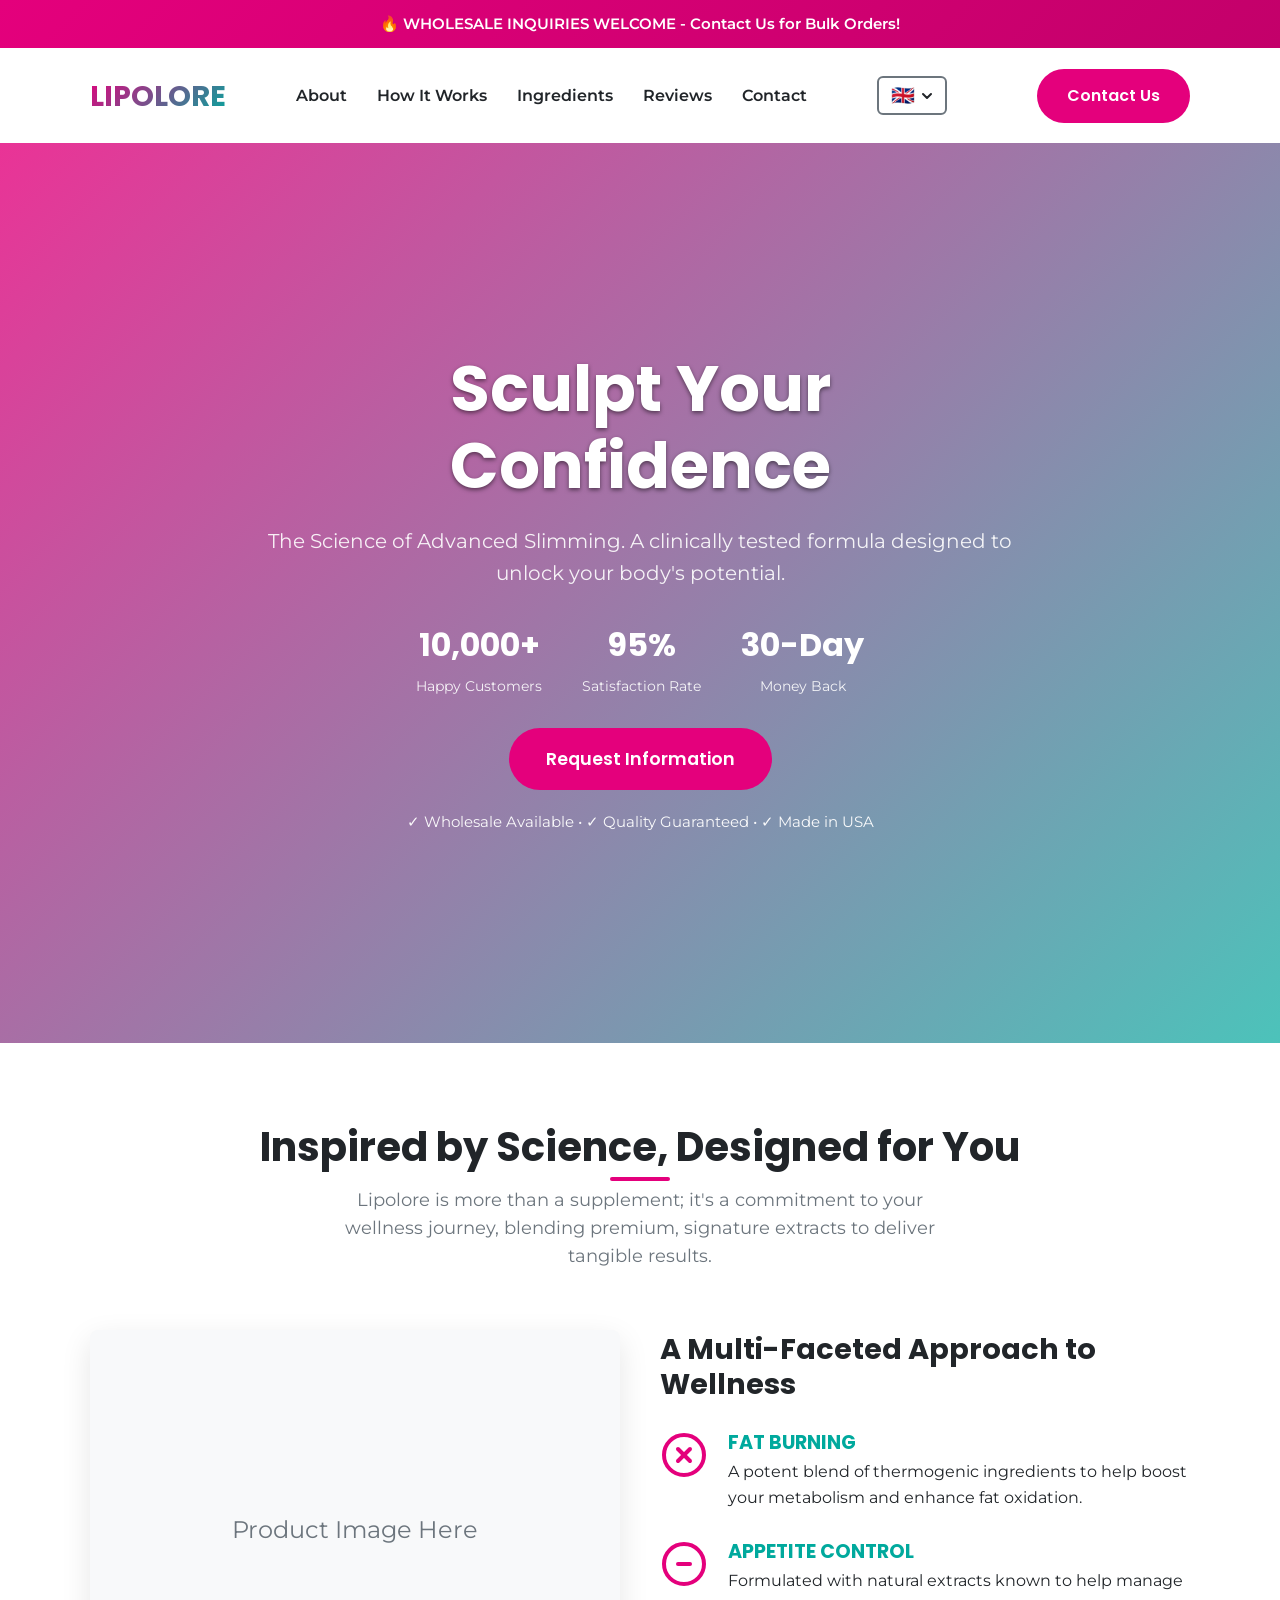
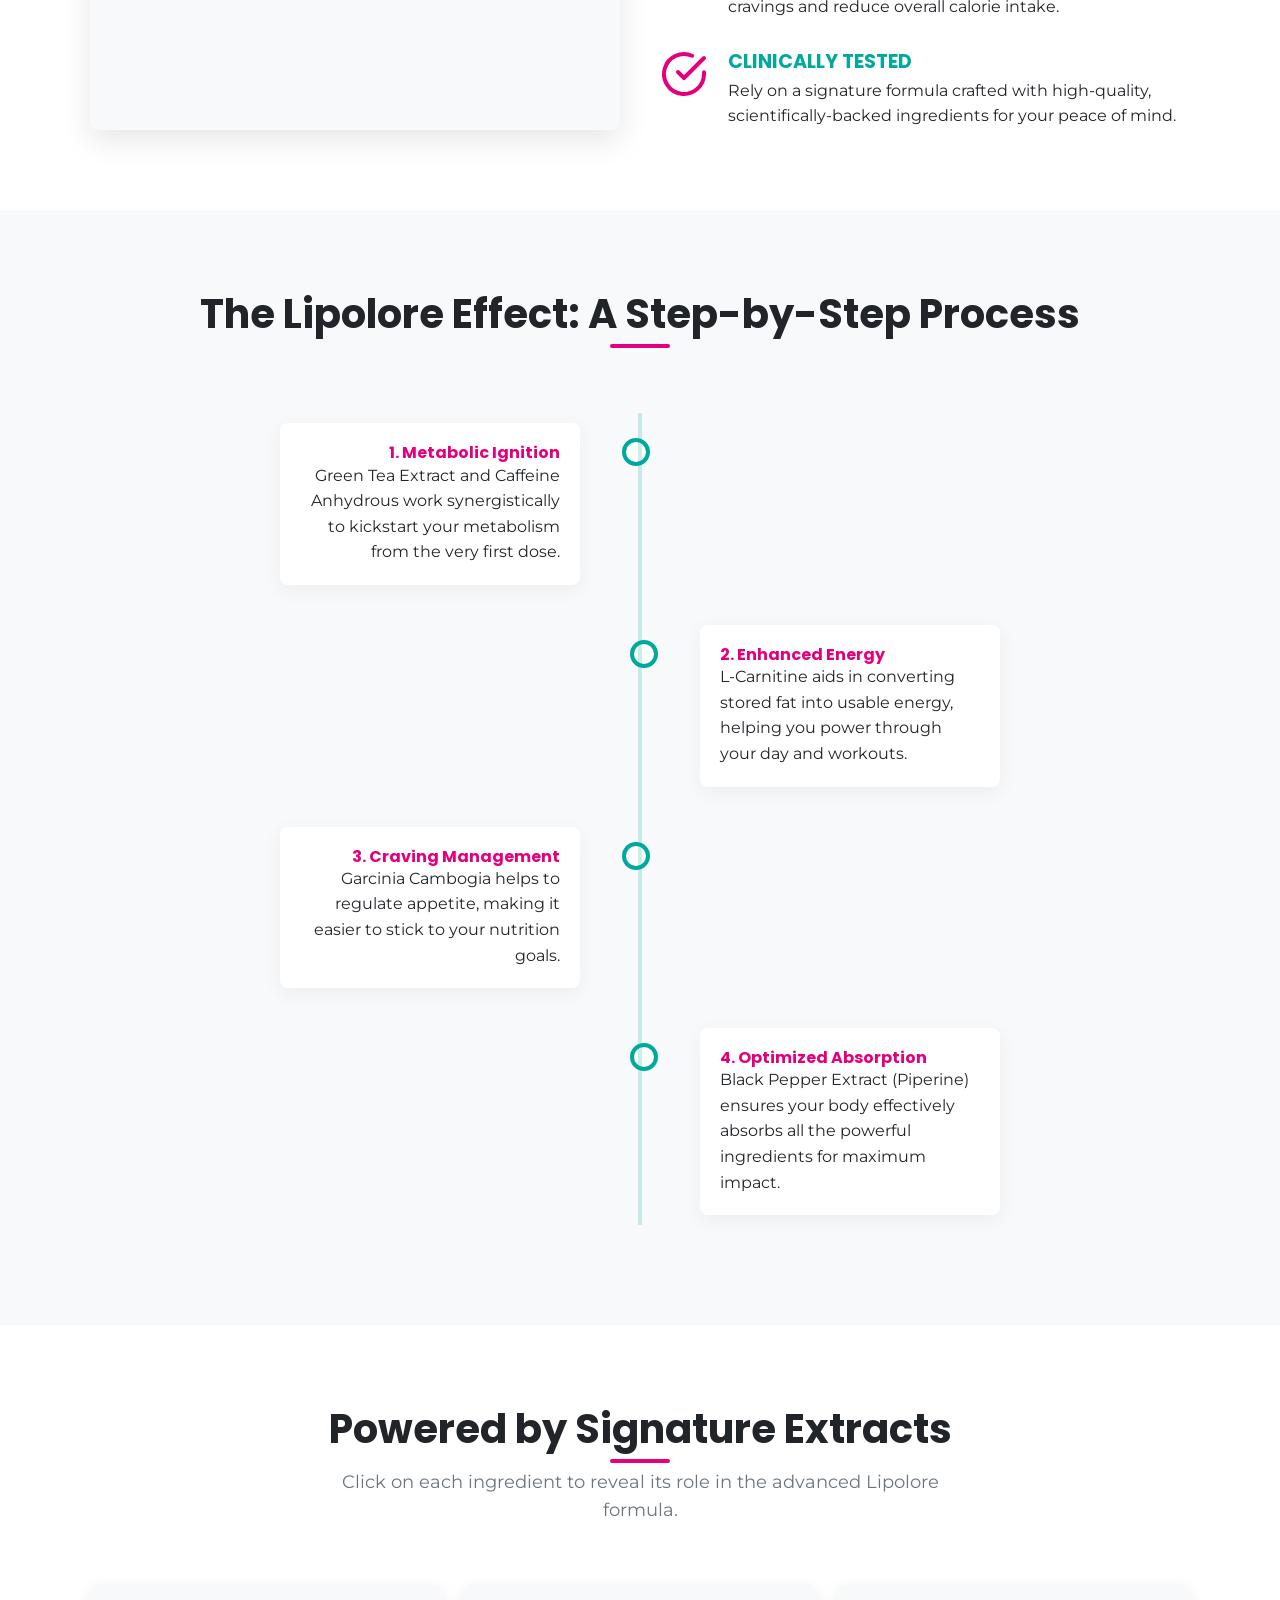
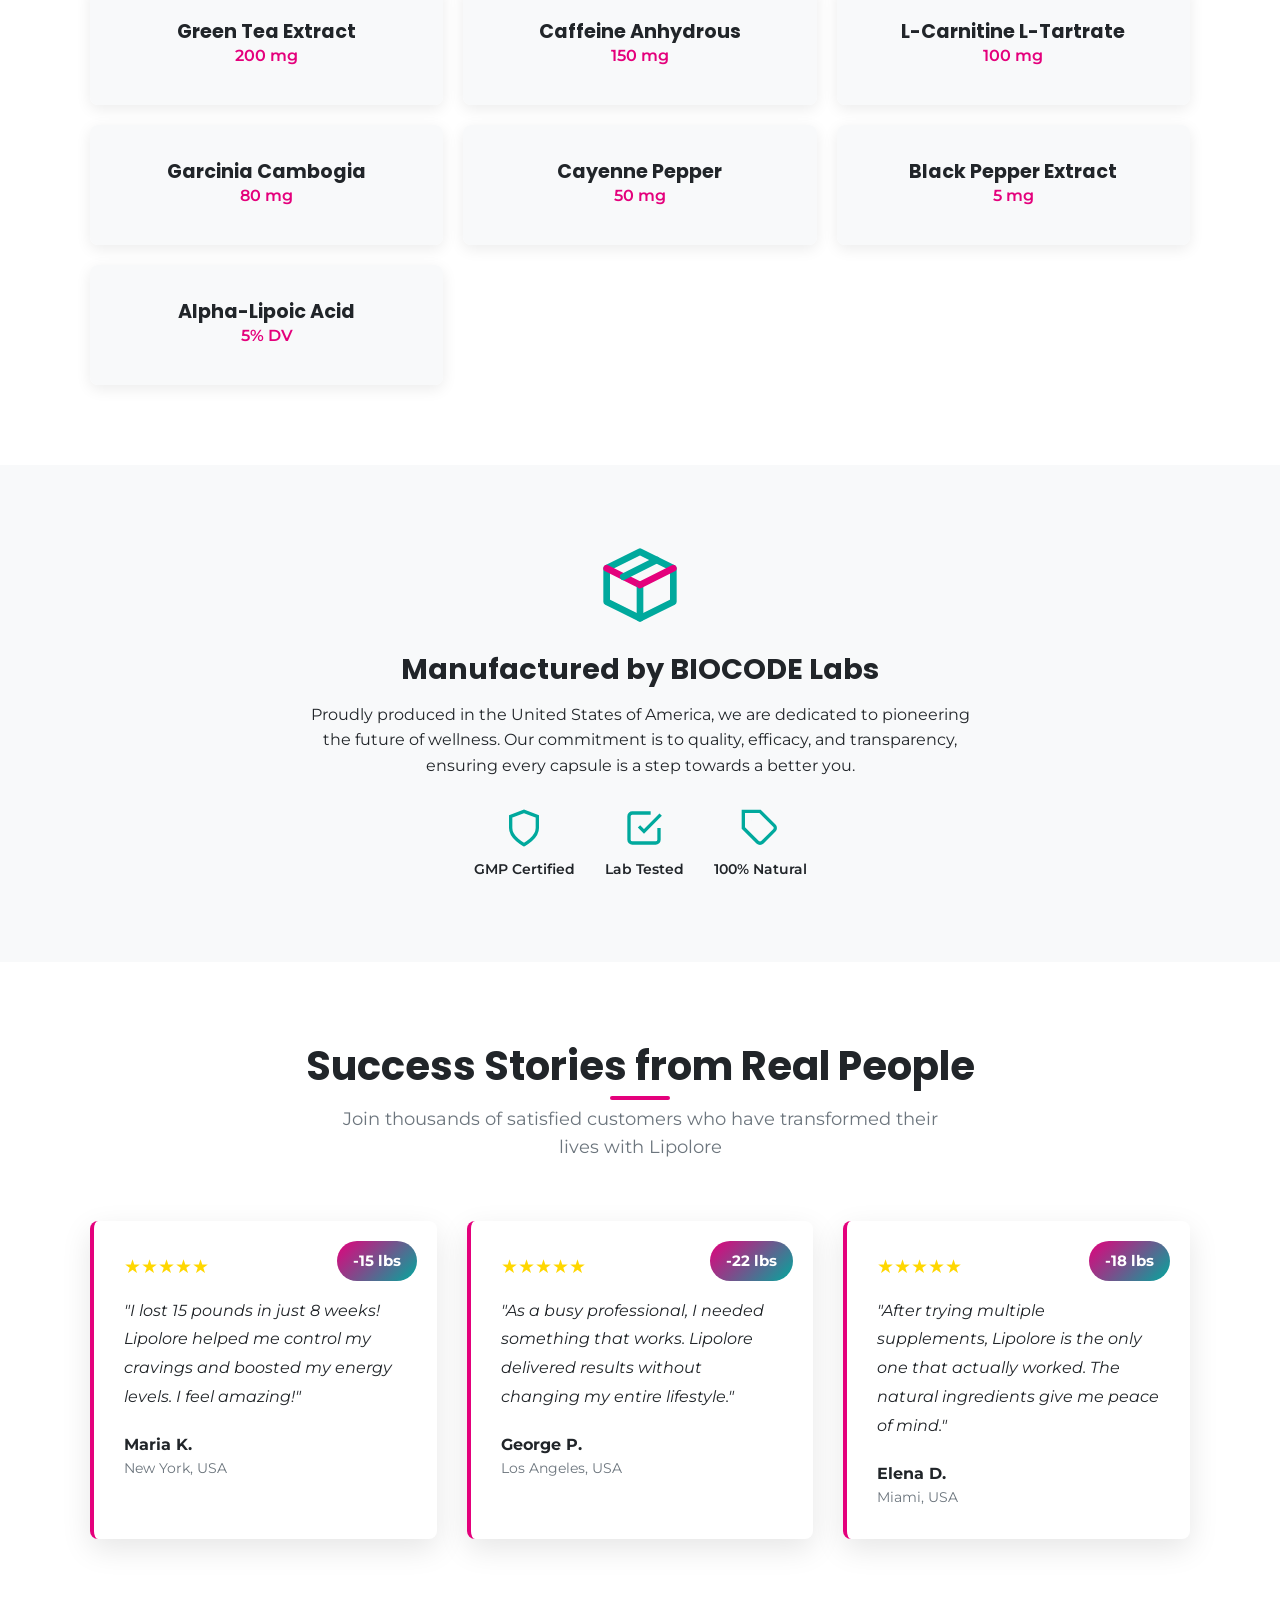
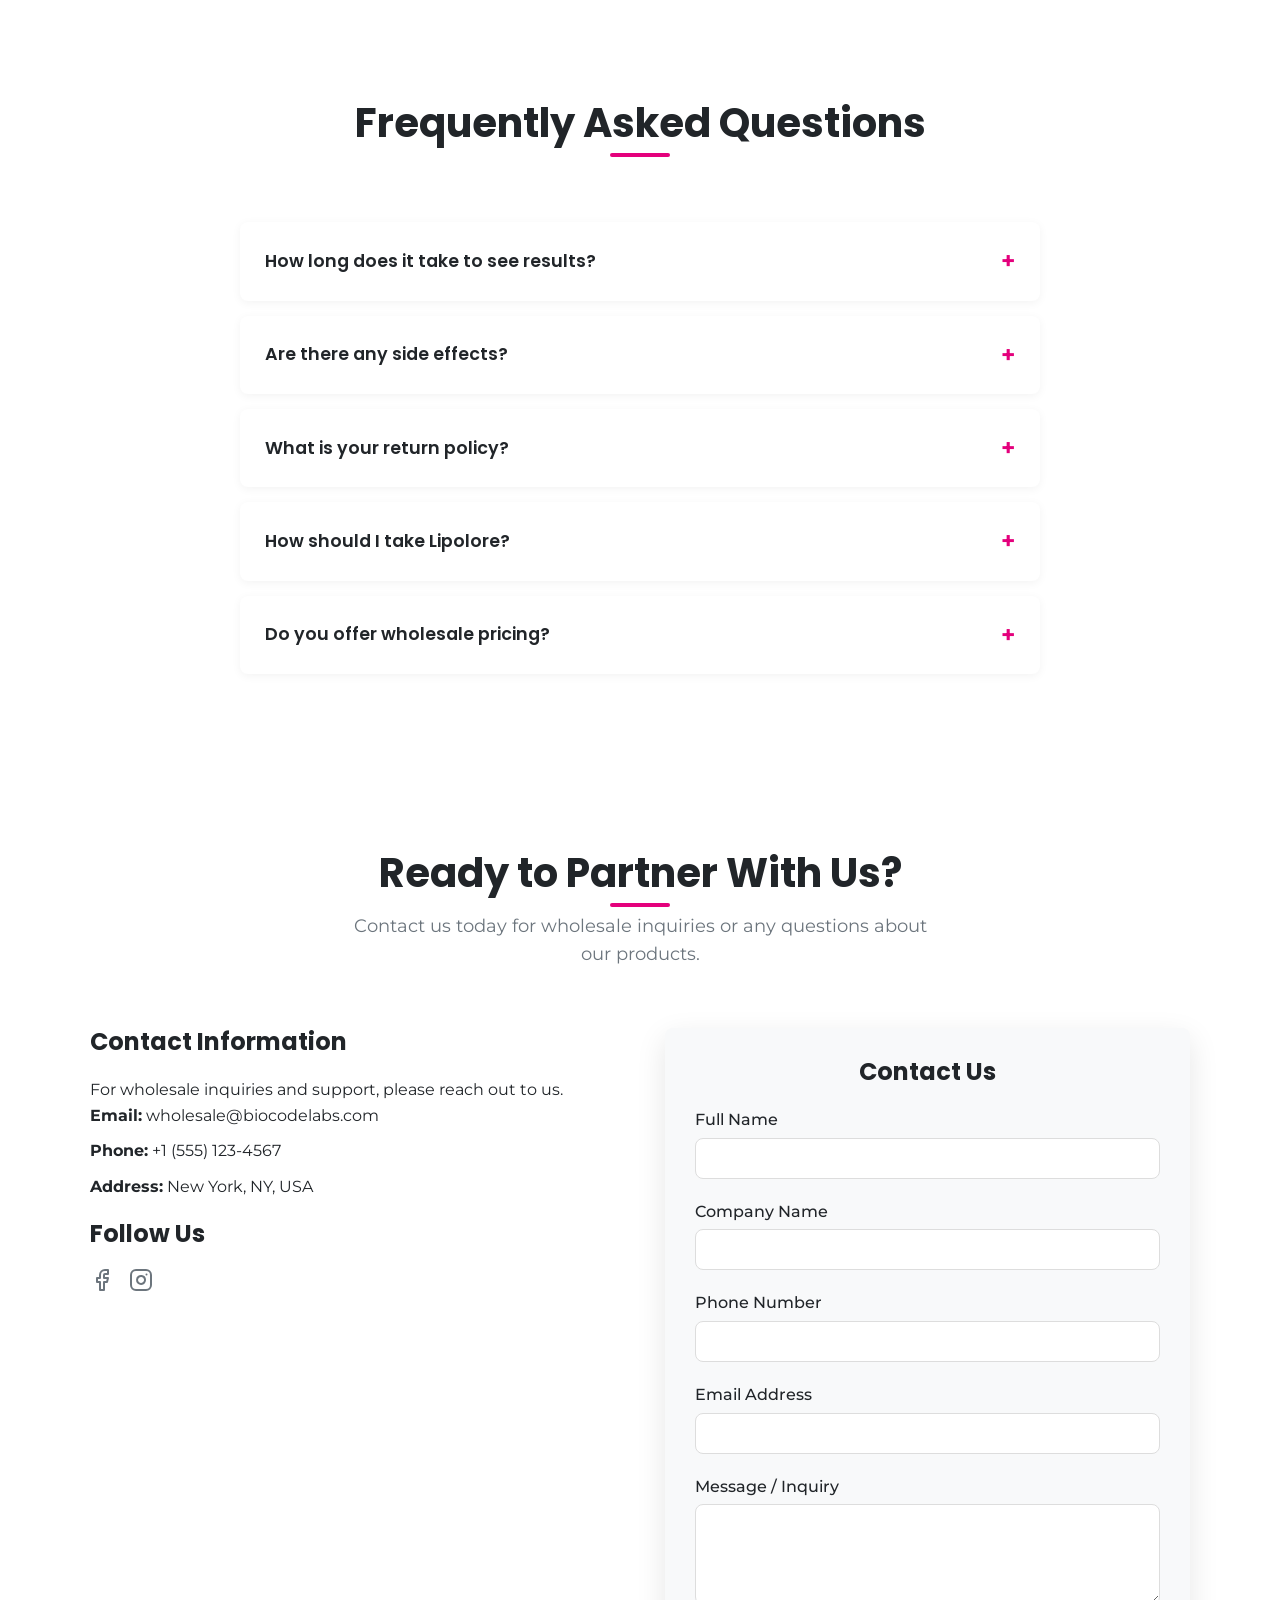
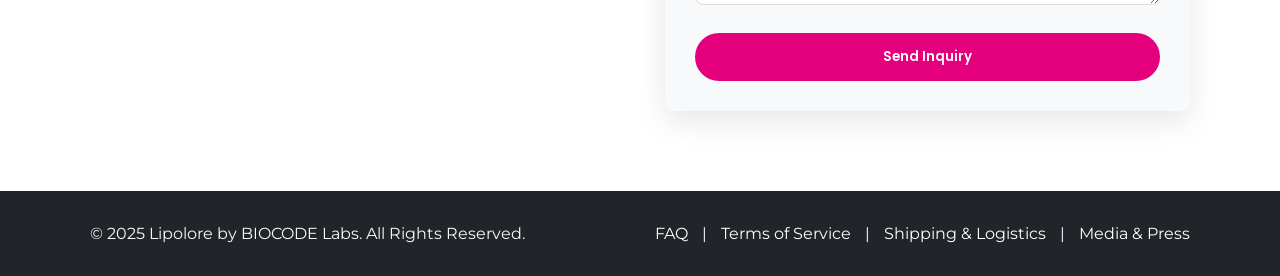
<file: index.html>
<!DOCTYPE html>
<html lang="en">
<head>
    <!-- Meta Tags for Character Set and Responsive Design -->
    <meta charset="UTF-8">
    <meta name="viewport" content="width=device-width, initial-scale=1.0">

    <!-- SEO Meta Tags -->
    <title>Lipolore - Advanced Slimming Formula | Wholesale Inquiries</title>
    <meta name="description" content="Discover Lipolore, the clinically tested, advanced slimming formula designed for effective fat burning and appetite control. Wholesale inquiries welcome.">
    <meta name="keywords" content="lipolore, slimming, weight loss, fat burner, appetite control, biocode labs, supplement, wholesale">
    
    <!-- Google Fonts -->
    <link rel="preconnect" href="https://fonts.googleapis.com">
    <link rel="preconnect" href="https://fonts.gstatic.com" crossorigin>
    <link href="https://fonts.googleapis.com/css2?family=Poppins:wght@600;700&family=Montserrat:wght@400;500&display=swap" rel="stylesheet">

    <!-- Stylesheet -->
    <link rel="stylesheet" href="css/style.css">

    <!-- Translations -->
    <script src="translations.js"></script>

    <!-- JavaScript (Deferred for faster page load) -->
    <script src="js/main.js" defer></script>
</head>
<body>

    <!-- ============================ PROMO BANNER ============================ -->
    <div class="promo-banner">
        <p data-i18n="hero_promo">🔥 WHOLESALE INQUIRIES WELCOME - Contact Us for Bulk Orders!</p>
    </div>

    <!-- ============================ HEADER & NAVIGATION ============================ -->
    <header class="main-header">
        <div class="container">
            <a href="#hero" class="logo">LIPOLORE</a>
            <nav class="main-nav">
                <ul>
                    <li><a href="#about" data-i18n="nav_about">About</a></li>
                    <li><a href="#effects" data-i18n="nav_how_it_works">How It Works</a></li>
                    <li><a href="#ingredients" data-i18n="nav_ingredients">Ingredients</a></li>
                    <li><a href="#testimonials" data-i18n="nav_reviews">Reviews</a></li>
                    <li><a href="#order" data-i18n="nav_contact">Contact</a></li>
                </ul>
            </nav>
            <div class="language-switcher">
                <button class="lang-dropdown-btn" aria-label="Select Language" aria-haspopup="true" aria-expanded="false">
                    <span class="flag-icon">🇬🇧</span>
                    <svg class="dropdown-arrow" width="12" height="12" viewBox="0 0 12 12" fill="none" xmlns="http://www.w3.org/2000/svg">
                        <path d="M2 4L6 8L10 4" stroke="currentColor" stroke-width="2" stroke-linecap="round" stroke-linejoin="round"/>
                    </svg>
                </button>
                <div class="lang-dropdown-menu">
                    <button class="lang-option" data-lang="en" aria-label="English">
                        <span class="flag-icon">🇬🇧</span>
                        <span class="lang-name">English</span>
                    </button>
                    <button class="lang-option" data-lang="fr" aria-label="Français">
                        <span class="flag-icon">🇫🇷</span>
                        <span class="lang-name">Français</span>
                    </button>
                    <button class="lang-option" data-lang="es" aria-label="Español">
                        <span class="flag-icon">🇪🇸</span>
                        <span class="lang-name">Español</span>
                    </button>
                    <button class="lang-option" data-lang="ru" aria-label="Русский">
                        <span class="flag-icon">🇷🇺</span>
                        <span class="lang-name">Русский</span>
                    </button>
                </div>
            </div>
            <a href="#order" class="btn btn-primary nav-btn" data-i18n="nav_order_btn">Contact Us</a>
            <button class="mobile-nav-toggle" aria-label="Toggle navigation">
                <!-- SVG for Hamburger Icon -->
                <svg xmlns="http://www.w3.org/2000/svg" width="24" height="24" viewBox="0 0 24 24" fill="none" stroke="currentColor" stroke-width="2" stroke-linecap="round" stroke-linejoin="round"><line x1="3" y1="12" x2="21" y2="12"></line><line x1="3" y1="6" x2="21" y2="6"></line><line x1="3" y1="18" x2="21" y2="18"></line></svg>
            </button>
        </div>
    </header>

    <main>

        <!-- ============================ HERO SECTION ============================ -->
        <section id="hero">
            <!-- Background image will be applied via CSS -->
            <div class="container hero-content">
                <h1 class="hero-title" data-i18n="hero_title">Sculpt Your Confidence</h1>
                <p class="hero-subtitle" data-i18n="hero_subtitle">The Science of Advanced Slimming. A clinically tested formula designed to unlock your body's potential.</p>
                <div class="hero-stats">
                    <div class="stat-item">
                        <strong data-i18n="hero_stat1_value">10,000+</strong>
                        <span data-i18n="hero_stat1_label">Happy Customers</span>
                    </div>
                    <div class="stat-item">
                        <strong data-i18n="hero_stat2_value">95%</strong>
                        <span data-i18n="hero_stat2_label">Satisfaction Rate</span>
                    </div>
                    <div class="stat-item">
                        <strong data-i18n="hero_stat3_value">30-Day</strong>
                        <span data-i18n="hero_stat3_label">Money Back</span>
                    </div>
                </div>
                <a href="#order" class="btn btn-primary btn-large" data-i18n="hero_cta">Request Information</a>
                <p class="hero-guarantee" data-i18n="hero_guarantee">✓ Wholesale Available • ✓ Quality Guaranteed • ✓ Made in USA</p>
            </div>
        </section>

        <!-- ============================ ABOUT & BENEFITS SECTION ============================ -->
        <section id="about" class="section-padding">
            <div class="container">
                <!-- ADDED class="animate-on-scroll" -->
                <div class="section-title animate-on-scroll">
                    <h2 data-i18n="about_title">Inspired by Science, Designed for You</h2>
                    <p data-i18n="about_subtitle">Lipolore is more than a supplement; it's a commitment to your wellness journey, blending premium, signature extracts to deliver tangible results.</p>
                </div>
                <div class="about-grid">
                    <!-- ADDED class="animate-on-scroll" -->
                    <div class="about-image-placeholder animate-on-scroll">
                        <p data-i18n="about_image_text">Product Image Here</p>
                    </div>
                    <div class="about-content">
                        <h3 class="animate-on-scroll" data-i18n="about_content_title">A Multi-Faceted Approach to Wellness</h3>
                        <div class="benefits">
                            <!-- ADDED class="animate-on-scroll" to each item -->
                            <div class="benefit-item animate-on-scroll">
                                <svg xmlns="http://www.w3.org/2000/svg" width="48" height="48" viewBox="0 0 24 24" fill="none" stroke="currentColor" stroke-width="2" stroke-linecap="round" stroke-linejoin="round"><path d="M12 22c5.523 0 10-4.477 10-10S17.523 2 12 2 2 6.477 2 12s4.477 10 10 10z"></path><path d="M15 9l-6 6"></path><path d="M9 9l6 6"></path></svg>
                                <div>
                                    <h4 data-i18n="benefit1_title">FAT BURNING</h4>
                                    <p data-i18n="benefit1_text">A potent blend of thermogenic ingredients to help boost your metabolism and enhance fat oxidation.</p>
                                </div>
                            </div>
                            <div class="benefit-item animate-on-scroll">
                                <svg xmlns="http://www.w3.org/2000/svg" width="48" height="48" viewBox="0 0 24 24" fill="none" stroke="currentColor" stroke-width="2" stroke-linecap="round" stroke-linejoin="round"><path d="M12 2c5.523 0 10 4.477 10 10s-4.477 10-10 10S2 17.523 2 12 6.477 2 12 2z"></path><path d="M9 12h6"></path></svg>
                                <div>
                                    <h4 data-i18n="benefit2_title">APPETITE CONTROL</h4>
                                    <p data-i18n="benefit2_text">Formulated with natural extracts known to help manage cravings and reduce overall calorie intake.</p>
                                </div>
                            </div>
                            <div class="benefit-item animate-on-scroll">
                                <svg xmlns="http://www.w3.org/2000/svg" width="48" height="48" viewBox="0 0 24 24" fill="none" stroke="currentColor" stroke-width="2" stroke-linecap="round" stroke-linejoin="round"><path d="M22 11.08V12a10 10 0 1 1-5.93-9.14"></path><polyline points="22 4 12 14.01 9 11.01"></polyline></svg>
                                <div>
                                    <h4 data-i18n="benefit3_title">CLINICALLY TESTED</h4>
                                    <p data-i18n="benefit3_text">Rely on a signature formula crafted with high-quality, scientifically-backed ingredients for your peace of mind.</p>
                                </div>
                            </div>
                        </div>
                    </div>
                </div>
            </div>
        </section>

        <!-- ============================ HOW IT WORKS / EFFECTS SECTION ============================ -->
        <section id="effects" class="section-padding section-bg">
            <div class="container">
                <!-- ADDED class="animate-on-scroll" -->
                <div class="section-title animate-on-scroll">
                    <h2 data-i18n="effects_title">The Lipolore Effect: A Step-by-Step Process</h2>
                </div>
                <div class="timeline">
                    <!-- ADDED class="animate-on-scroll" to each item -->
                    <div class="timeline-item animate-on-scroll">
                        <div class="timeline-content">
                            <h4 data-i18n="effect1_title">1. Metabolic Ignition</h4>
                            <p data-i18n="effect1_text">Green Tea Extract and Caffeine Anhydrous work synergistically to kickstart your metabolism from the very first dose.</p>
                        </div>
                    </div>
                    <div class="timeline-item animate-on-scroll">
                        <div class="timeline-content">
                            <h4 data-i18n="effect2_title">2. Enhanced Energy</h4>
                            <p data-i18n="effect2_text">L-Carnitine aids in converting stored fat into usable energy, helping you power through your day and workouts.</p>
                        </div>
                    </div>
                    <div class="timeline-item animate-on-scroll">
                        <div class="timeline-content">
                            <h4 data-i18n="effect3_title">3. Craving Management</h4>
                            <p data-i18n="effect3_text">Garcinia Cambogia helps to regulate appetite, making it easier to stick to your nutrition goals.</p>
                        </div>
                    </div>
                    <div class="timeline-item animate-on-scroll">
                        <div class="timeline-content">
                            <h4 data-i18n="effect4_title">4. Optimized Absorption</h4>
                            <p data-i18n="effect4_text">Black Pepper Extract (Piperine) ensures your body effectively absorbs all the powerful ingredients for maximum impact.</p>
                        </div>
                    </div>
                </div>
            </div>
        </section>

        <!-- ============================ INGREDIENTS SECTION ============================ -->
        <section id="ingredients" class="section-padding">
            <div class="container">
                <!-- ADDED class="animate-on-scroll" -->
                <div class="section-title animate-on-scroll">
                    <h2 data-i18n="ingredients_title">Powered by Signature Extracts</h2>
                    <p data-i18n="ingredients_subtitle">Click on each ingredient to reveal its role in the advanced Lipolore formula.</p>
                </div>
                <div class="ingredients-grid">
                    <!-- ADDED class="animate-on-scroll" to each card -->
                    <div class="ingredient-card animate-on-scroll" tabindex="0">
                        <div class="card-inner">
                            <div class="card-front">
                                <h5 data-i18n="ingredient1_name">Green Tea Extract</h5>
                                <span data-i18n="ingredient1_amount">200 mg</span>
                            </div>
                            <div class="card-back">
                                <p data-i18n="ingredient1_desc">Rich in antioxidants and EGCG, it boosts metabolic rate and promotes fat oxidation.</p>
                            </div>
                        </div>
                    </div>
                    <div class="ingredient-card animate-on-scroll" tabindex="0">
                        <div class="card-inner">
                            <div class="card-front">
                                <h5 data-i18n="ingredient2_name">Caffeine Anhydrous</h5>
                                <span data-i18n="ingredient2_amount">150 mg</span>
                            </div>
                            <div class="card-back">
                                <p data-i18n="ingredient2_desc">A pure, potent form of caffeine that increases energy, focus, and thermogenesis.</p>
                            </div>
                        </div>
                    </div>
                    <div class="ingredient-card animate-on-scroll" tabindex="0">
                        <div class="card-inner">
                            <div class="card-front">
                                <h5 data-i18n="ingredient3_name">L-Carnitine L-Tartrate</h5>
                                <span data-i18n="ingredient3_amount">100 mg</span>
                            </div>
                            <div class="card-back">
                                <p data-i18n="ingredient3_desc">Helps transport fatty acids into cells to be burned for energy, supporting performance.</p>
                            </div>
                        </div>
                    </div>
                    <div class="ingredient-card animate-on-scroll" tabindex="0">
                        <div class="card-inner">
                            <div class="card-front">
                                <h5 data-i18n="ingredient4_name">Garcinia Cambogia</h5>
                                <span data-i18n="ingredient4_amount">80 mg</span>
                            </div>
                            <div class="card-back">
                                <p data-i18n="ingredient4_desc">Contains HCA, which is suggested to help block fat production and suppress appetite.</p>
                            </div>
                        </div>
                    </div>
                     <div class="ingredient-card animate-on-scroll" tabindex="0">
                        <div class="card-inner">
                            <div class="card-front">
                                <h5 data-i18n="ingredient5_name">Cayenne Pepper</h5>
                                <span data-i18n="ingredient5_amount">50 mg</span>
                            </div>
                            <div class="card-back">
                                <p data-i18n="ingredient5_desc">Capsaicin, its active compound, can increase body temperature and metabolic activity.</p>
                            </div>
                        </div>
                    </div>
                    <div class="ingredient-card animate-on-scroll" tabindex="0">
                        <div class="card-inner">
                            <div class="card-front">
                                <h5 data-i18n="ingredient6_name">Black Pepper Extract</h5>
                                <span data-i18n="ingredient6_amount">5 mg</span>
                            </div>
                            <div class="card-back">
                                <p data-i18n="ingredient6_desc">Enhances the bioavailability and absorption of all other ingredients in the formula.</p>
                            </div>
                        </div>
                    </div>
                    <div class="ingredient-card animate-on-scroll" tabindex="0">
                        <div class="card-inner">
                            <div class="card-front">
                                <h5 data-i18n="ingredient7_name">Alpha-Lipoic Acid</h5>
                                <span data-i18n="ingredient7_amount">5% DV</span>
                            </div>
                            <div class="card-back">
                                <p data-i18n="ingredient7_desc">A powerful antioxidant that plays a role in energy metabolism and may aid in nutrient partitioning.</p>
                            </div>
                        </div>
                    </div>
                </div>
            </div>
        </section>

        <!-- ============================ MANUFACTURER SECTION ============================ -->
        <section id="manufacturer" class="section-padding section-bg">
            <!-- ADDED class="animate-on-scroll" -->
            <div class="container manufacturer-content animate-on-scroll">
                <svg class="manufacturer-logo" width="80" height="80" viewBox="0 0 24 24" fill="none" xmlns="http://www.w3.org/2000/svg">
                    <path d="M12 2L2 7V17L12 22L22 17V7L12 2Z" stroke="#00A99D" stroke-width="2" stroke-linecap="round" stroke-linejoin="round"/>
                    <path d="M2 7L12 12" stroke="#E4007C" stroke-width="2" stroke-linecap="round" stroke-linejoin="round"/>
                    <path d="M12 22V12" stroke="#00A99D" stroke-width="2" stroke-linecap="round" stroke-linejoin="round"/>
                    <path d="M22 7L12 12" stroke="#E4007C" stroke-width="2" stroke-linecap="round" stroke-linejoin="round"/>
                    <path d="M17 4.5L7 9.5" stroke="#00A99D" stroke-width="2" stroke-linecap="round" stroke-linejoin="round"/>
                </svg>
                <h3 data-i18n="manufacturer_title">Manufactured by BIOCODE Labs</h3>
                <p data-i18n="manufacturer_text">Proudly produced in the United States of America, we are dedicated to pioneering the future of wellness. Our commitment is to quality, efficacy, and transparency, ensuring every capsule is a step towards a better you.</p>
                <div class="trust-badges">
                    <div class="badge-item">
                        <svg xmlns="http://www.w3.org/2000/svg" width="40" height="40" viewBox="0 0 24 24" fill="none" stroke="currentColor" stroke-width="2" aria-hidden="true"><path d="M12 22s8-4 8-10V5l-8-3-8 3v7c0 6 8 10 8 10z"/></svg>
                        <span data-i18n="badge1_text">GMP Certified</span>
                    </div>
                    <div class="badge-item">
                        <svg xmlns="http://www.w3.org/2000/svg" width="40" height="40" viewBox="0 0 24 24" fill="none" stroke="currentColor" stroke-width="2" aria-hidden="true"><path d="M9 11l3 3L22 4"/><path d="M21 12v7a2 2 0 0 1-2 2H5a2 2 0 0 1-2-2V5a2 2 0 0 1 2-2h11"/></svg>
                        <span data-i18n="badge2_text">Lab Tested</span>
                    </div>
                    <div class="badge-item">
                        <svg xmlns="http://www.w3.org/2000/svg" width="40" height="40" viewBox="0 0 24 24" fill="none" stroke="currentColor" stroke-width="2" aria-hidden="true"><path d="M20.59 13.41l-7.17 7.17a2 2 0 0 1-2.83 0L2 12V2h10l8.59 8.59a2 2 0 0 1 0 2.82z"/><line x1="7" y1="7" x2="7.01" y2="7"/></svg>
                        <span data-i18n="badge3_text">100% Natural</span>
                    </div>
                </div>
            </div>
        </section>

        <!-- ============================ TESTIMONIALS SECTION ============================ -->
        <section id="testimonials" class="section-padding">
            <div class="container">
                <div class="section-title animate-on-scroll">
                    <h2 data-i18n="testimonials_title">Success Stories from Real People</h2>
                    <p data-i18n="testimonials_subtitle">Join thousands of satisfied customers who have transformed their lives with Lipolore</p>
                </div>
                <div class="testimonials-grid">
                    <div class="testimonial-card animate-on-scroll">
                        <div class="stars" aria-label="5 out of 5 stars">★★★★★</div>
                        <p class="testimonial-text" data-i18n="testimonial1_text">"I lost 15 pounds in just 8 weeks! Lipolore helped me control my cravings and boosted my energy levels. I feel amazing!"</p>
                        <div class="testimonial-author">
                            <strong data-i18n="testimonial1_author">Maria K.</strong>
                            <span data-i18n="testimonial1_location">New York, USA</span>
                        </div>
                        <div class="result-badge" data-i18n="testimonial1_result">-15 lbs</div>
                    </div>
                    <div class="testimonial-card animate-on-scroll">
                        <div class="stars" aria-label="5 out of 5 stars">★★★★★</div>
                        <p class="testimonial-text" data-i18n="testimonial2_text">"As a busy professional, I needed something that works. Lipolore delivered results without changing my entire lifestyle."</p>
                        <div class="testimonial-author">
                            <strong data-i18n="testimonial2_author">George P.</strong>
                            <span data-i18n="testimonial2_location">Los Angeles, USA</span>
                        </div>
                        <div class="result-badge" data-i18n="testimonial2_result">-22 lbs</div>
                    </div>
                    <div class="testimonial-card animate-on-scroll">
                        <div class="stars" aria-label="5 out of 5 stars">★★★★★</div>
                        <p class="testimonial-text" data-i18n="testimonial3_text">"After trying multiple supplements, Lipolore is the only one that actually worked. The natural ingredients give me peace of mind."</p>
                        <div class="testimonial-author">
                            <strong data-i18n="testimonial3_author">Elena D.</strong>
                            <span data-i18n="testimonial3_location">Miami, USA</span>
                        </div>
                        <div class="result-badge" data-i18n="testimonial3_result">-18 lbs</div>
                    </div>
                </div>
            </div>
        </section>

        <!-- ============================ FAQ SECTION ============================ -->
        <section id="faq" class="section-padding">
            <div class="container">
                <div class="section-title animate-on-scroll">
                    <h2 data-i18n="faq_title">Frequently Asked Questions</h2>
                </div>
                <div class="faq-container">
                    <div class="faq-item animate-on-scroll">
                        <div class="faq-question" role="button" aria-expanded="false" tabindex="0">
                            <h4 data-i18n="faq1_question">How long does it take to see results?</h4>
                            <span class="faq-toggle">+</span>
                        </div>
                        <div class="faq-answer">
                            <p data-i18n="faq1_answer">Most customers report noticeable results within 2-4 weeks of consistent use. For optimal results, we recommend using Lipolore for at least 90 days combined with a balanced diet and regular exercise.</p>
                        </div>
                    </div>
                    <div class="faq-item animate-on-scroll">
                        <div class="faq-question" role="button" aria-expanded="false" tabindex="0">
                            <h4 data-i18n="faq2_question">Are there any side effects?</h4>
                            <span class="faq-toggle">+</span>
                        </div>
                        <div class="faq-answer">
                            <p data-i18n="faq2_answer">Lipolore is made with natural ingredients and is generally well-tolerated. Some users may experience mild digestive changes initially. As with any supplement, consult your healthcare provider before use, especially if you have existing medical conditions.</p>
                        </div>
                    </div>
                    <div class="faq-item animate-on-scroll">
                        <div class="faq-question" role="button" aria-expanded="false" tabindex="0">
                            <h4 data-i18n="faq3_question">What is your return policy?</h4>
                            <span class="faq-toggle">+</span>
                        </div>
                        <div class="faq-answer">
                            <p data-i18n="faq3_answer">We offer a 30-day money-back guarantee. If you're not satisfied with your results, simply contact us within 30 days of purchase for a full refund - no questions asked.</p>
                        </div>
                    </div>
                    <div class="faq-item animate-on-scroll">
                        <div class="faq-question" role="button" aria-expanded="false" tabindex="0">
                            <h4 data-i18n="faq4_question">How should I take Lipolore?</h4>
                            <span class="faq-toggle">+</span>
                        </div>
                        <div class="faq-answer">
                            <p data-i18n="faq4_answer">Take 2 capsules daily with water, preferably 30 minutes before meals. For best results, take one capsule before breakfast and one before lunch. Do not exceed the recommended dosage.</p>
                        </div>
                    </div>
                    <div class="faq-item animate-on-scroll">
                        <div class="faq-question" role="button" aria-expanded="false" tabindex="0">
                            <h4 data-i18n="faq5_question">Do you offer wholesale pricing?</h4>
                            <span class="faq-toggle">+</span>
                        </div>
                        <div class="faq-answer">
                            <p data-i18n="faq5_answer">Yes! We welcome wholesale inquiries for bulk orders. Please contact us through the form below or email us directly at wholesale@biocodelabs.com for pricing and minimum order quantities.</p>
                        </div>
                    </div>
                </div>
            </div>
        </section>

        <!-- ============================ ORDER & CONTACT SECTION ============================ -->
        <section id="order" class="section-padding">
            <div class="container">
                <!-- ADDED class="animate-on-scroll" -->
                <div class="section-title animate-on-scroll">
                    <h2 data-i18n="order_title">Ready to Partner With Us?</h2>
                    <p data-i18n="order_subtitle">Contact us today for wholesale inquiries or any questions about our products.</p>
                </div>
                <div class="order-grid">
                    <!-- ADDED class="animate-on-scroll" -->
                    <div class="contact-details animate-on-scroll">
                        <h4 data-i18n="contact_info_title">Contact Information</h4>
                        <p data-i18n="contact_info_text">For wholesale inquiries and support, please reach out to us.</p>
                        <ul>
                            <li><strong data-i18n="contact_email_label">Email:</strong> <span data-i18n="contact_email">wholesale@biocodelabs.com</span></li>
                            <li><strong data-i18n="contact_phone_label">Phone:</strong> <span data-i18n="contact_phone">+1 (555) 123-4567</span></li>
                            <li><strong data-i18n="contact_address_label">Address:</strong> <span data-i18n="contact_address">New York, NY, USA</span></li>
                        </ul>
                        <h4 data-i18n="contact_follow">Follow Us</h4>
                        <div class="social-links">
                            <a href="#" aria-label="Facebook">
                                <svg xmlns="http://www.w3.org/2000/svg" width="24" height="24" viewBox="0 0 24 24" fill="none" stroke="currentColor" stroke-width="2" stroke-linecap="round" stroke-linejoin="round"><path d="M18 2h-3a5 5 0 0 0-5 5v3H7v4h3v8h4v-8h3l1-4h-4V7a1 1 0 0 1 1-1h3z"></path></svg>
                            </a>
                            <a href="#" aria-label="Instagram">
                                <svg xmlns="http://www.w3.org/2000/svg" width="24" height="24" viewBox="0 0 24 24" fill="none" stroke="currentColor" stroke-width="2" stroke-linecap="round" stroke-linejoin="round"><rect x="2" y="2" width="20" height="20" rx="5" ry="5"></rect><path d="M16 11.37A4 4 0 1 1 12.63 8 4 4 0 0 1 16 11.37z"></path><line x1="17.5" y1="6.5" x2="17.51" y2="6.5"></line></svg>
                            </a>
                        </div>
                    </div>
                    <!-- ADDED class="animate-on-scroll" -->
                    <form id="order-form" class="order-form animate-on-scroll">
                        <h4 data-i18n="form_title">Contact Us</h4>
                        <div class="form-group">
                            <label for="name" data-i18n="form_name_label">Full Name</label>
                            <input type="text" id="name" name="name" required>
                        </div>
                        <div class="form-group">
                            <label for="company" data-i18n="form_company_label">Company Name</label>
                            <input type="text" id="company" name="company">
                        </div>
                        <div class="form-group">
                            <label for="phone" data-i18n="form_phone_label">Phone Number</label>
                            <input type="tel" id="phone" name="phone">
                        </div>
                        <div class="form-group">
                            <label for="email" data-i18n="form_email_label">Email Address</label>
                            <input type="email" id="email" name="email" required>
                        </div>
                        <div class="form-group">
                            <label for="message" data-i18n="form_message_label">Message / Inquiry</label>
                            <textarea id="message" name="message" rows="5" required></textarea>
                        </div>
                        <button type="submit" class="btn btn-primary btn-full" data-i18n="form_submit">Send Inquiry</button>
                    </form>
                </div>
            </div>
        </section>

    </main>
    
    <!-- ============================ FOOTER ============================ -->
    <footer class="main-footer">
        <div class="container">
            <p data-i18n="footer_text">&copy; 2025 Lipolore by BIOCODE Labs. All Rights Reserved.</p>
            <div class="footer-links">
                <a href="faq.html">FAQ</a>
                <span>|</span>
                <a href="terms.html">Terms of Service</a>
                <span>|</span>
                <a href="shipping.html">Shipping & Logistics</a>
                <span>|</span>
                <a href="media.html">Media & Press</a>
            </div>
        </div>
    </footer>

</body>
</html>
</file>
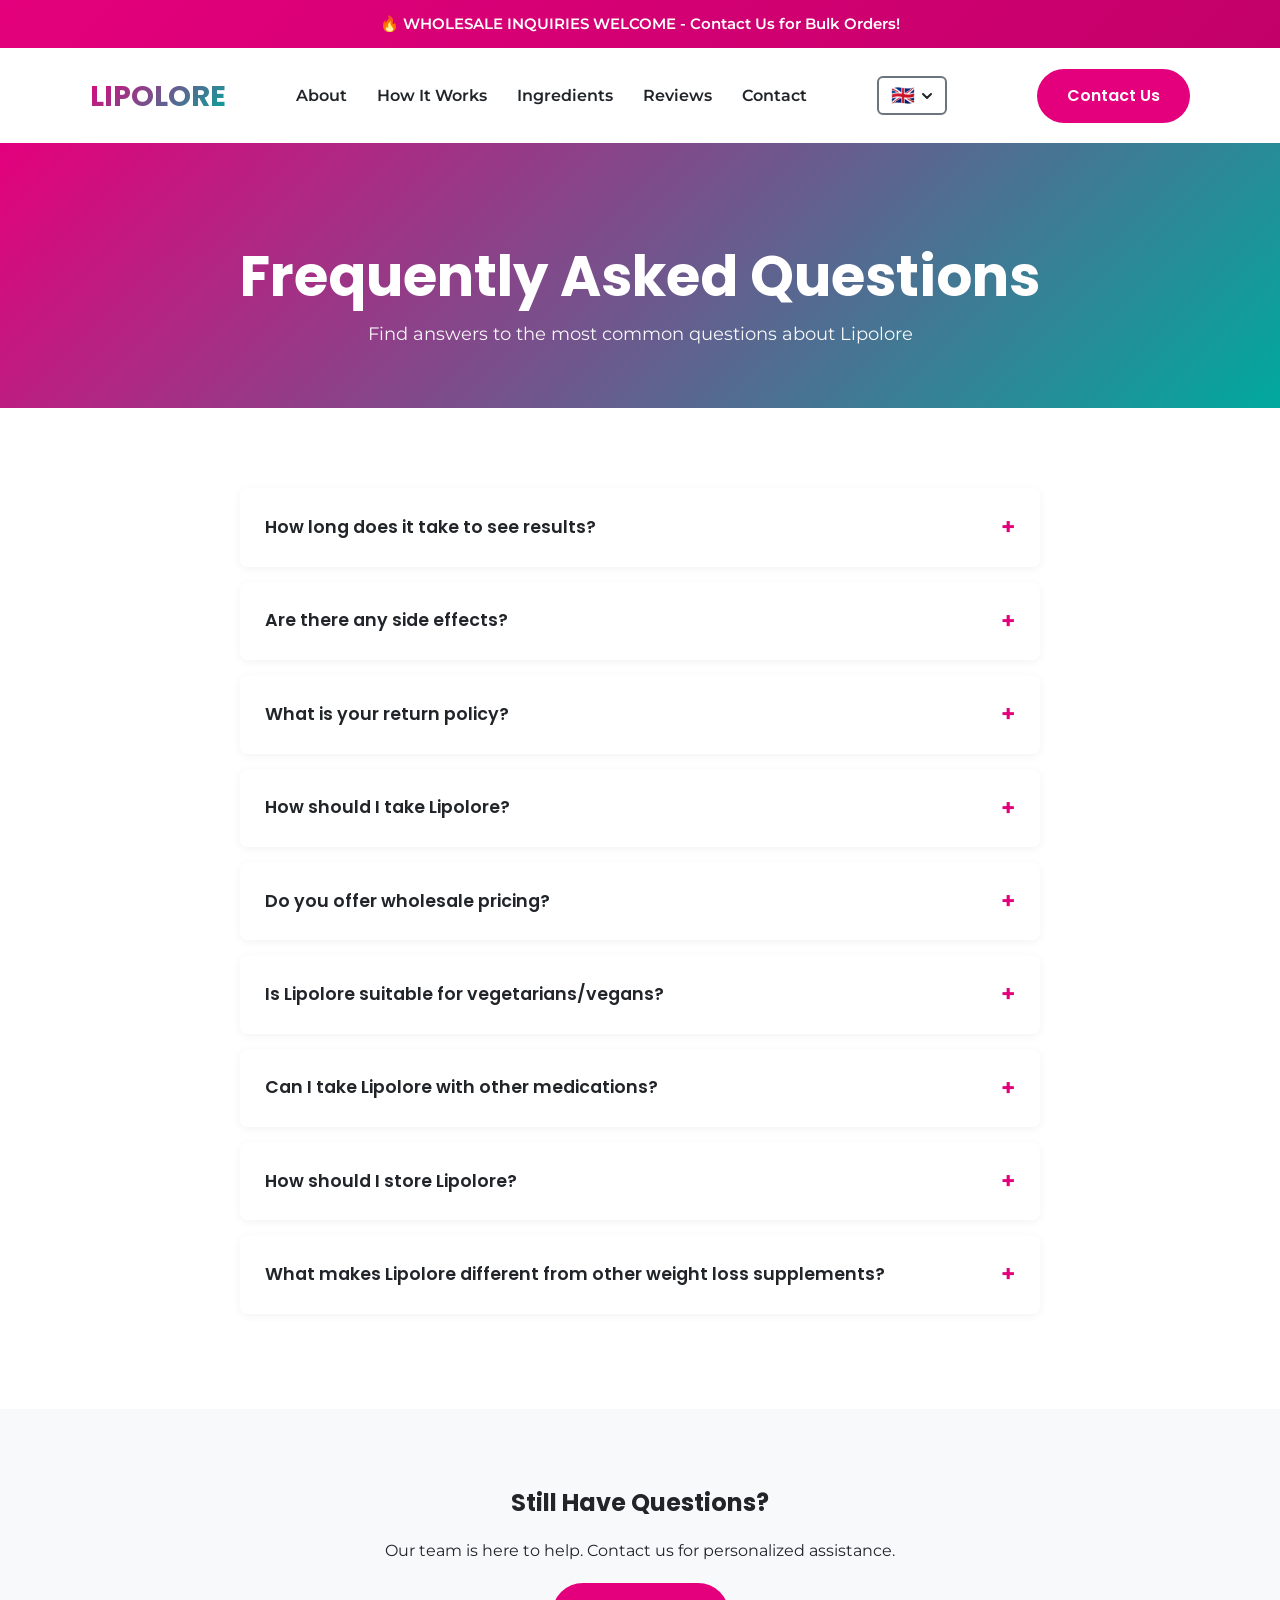
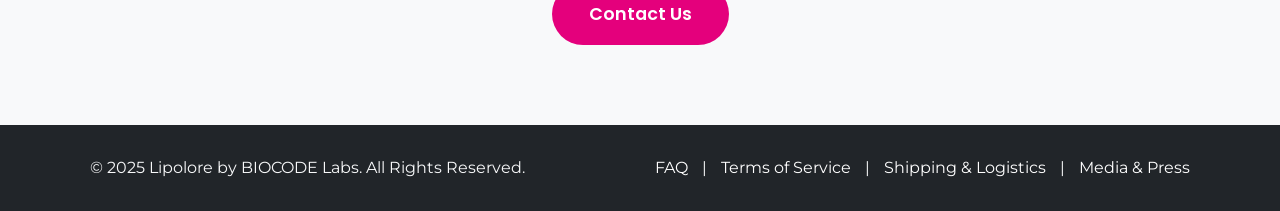
<file: faq.html>
<!DOCTYPE html>
<html lang="en">
<head>
    <!-- Meta Tags for Character Set and Responsive Design -->
    <meta charset="UTF-8">
    <meta name="viewport" content="width=device-width, initial-scale=1.0">

    <!-- SEO Meta Tags -->
    <title>FAQ - Frequently Asked Questions | Lipolore</title>
    <meta name="description" content="Find answers to frequently asked questions about Lipolore slimming formula, including usage, results, side effects, and wholesale pricing.">
    <meta name="keywords" content="lipolore faq, questions, answers, slimming, weight loss, supplement questions">
    
    <!-- Google Fonts -->
    <link rel="preconnect" href="https://fonts.googleapis.com">
    <link rel="preconnect" href="https://fonts.gstatic.com" crossorigin>
    <link href="https://fonts.googleapis.com/css2?family=Poppins:wght@600;700&family=Montserrat:wght@400;500&display=swap" rel="stylesheet">

    <!-- Stylesheet -->
    <link rel="stylesheet" href="css/style.css">

    <!-- Translations -->
    <script src="translations.js"></script>

    <!-- JavaScript (Deferred for faster page load) -->
    <script src="js/main.js" defer></script>
</head>
<body>

    <!-- ============================ PROMO BANNER ============================ -->
    <div class="promo-banner">
        <p data-i18n="hero_promo">🔥 WHOLESALE INQUIRIES WELCOME - Contact Us for Bulk Orders!</p>
    </div>

    <!-- ============================ HEADER & NAVIGATION ============================ -->
    <header class="main-header">
        <div class="container">
            <a href="index.html#hero" class="logo">LIPOLORE</a>
            <nav class="main-nav">
                <ul>
                    <li><a href="index.html#about" data-i18n="nav_about">About</a></li>
                    <li><a href="index.html#effects" data-i18n="nav_how_it_works">How It Works</a></li>
                    <li><a href="index.html#ingredients" data-i18n="nav_ingredients">Ingredients</a></li>
                    <li><a href="index.html#testimonials" data-i18n="nav_reviews">Reviews</a></li>
                    <li><a href="index.html#order" data-i18n="nav_contact">Contact</a></li>
                </ul>
            </nav>
            <div class="language-switcher">
                <button class="lang-dropdown-btn" aria-label="Select Language" aria-haspopup="true" aria-expanded="false">
                    <span class="flag-icon">🇬🇧</span>
                    <svg class="dropdown-arrow" width="12" height="12" viewBox="0 0 12 12" fill="none" xmlns="http://www.w3.org/2000/svg">
                        <path d="M2 4L6 8L10 4" stroke="currentColor" stroke-width="2" stroke-linecap="round" stroke-linejoin="round"/>
                    </svg>
                </button>
                <div class="lang-dropdown-menu">
                    <button class="lang-option" data-lang="en" aria-label="English">
                        <span class="flag-icon">🇬🇧</span>
                        <span class="lang-name">English</span>
                    </button>
                    <button class="lang-option" data-lang="fr" aria-label="Français">
                        <span class="flag-icon">🇫🇷</span>
                        <span class="lang-name">Français</span>
                    </button>
                    <button class="lang-option" data-lang="es" aria-label="Español">
                        <span class="flag-icon">🇪🇸</span>
                        <span class="lang-name">Español</span>
                    </button>
                    <button class="lang-option" data-lang="ru" aria-label="Русский">
                        <span class="flag-icon">🇷🇺</span>
                        <span class="lang-name">Русский</span>
                    </button>
                </div>
            </div>
            <a href="index.html#order" class="btn btn-primary nav-btn" data-i18n="nav_order_btn">Contact Us</a>
            <button class="mobile-nav-toggle" aria-label="Toggle navigation">
                <!-- SVG for Hamburger Icon -->
                <svg xmlns="http://www.w3.org/2000/svg" width="24" height="24" viewBox="0 0 24 24" fill="none" stroke="currentColor" stroke-width="2" stroke-linecap="round" stroke-linejoin="round"><line x1="3" y1="12" x2="21" y2="12"></line><line x1="3" y1="6" x2="21" y2="6"></line><line x1="3" y1="18" x2="21" y2="18"></line></svg>
            </button>
        </div>
    </header>

    <main>

        <!-- ============================ PAGE HEADER ============================ -->
        <section class="page-header">
            <div class="container">
                <h1 data-i18n="faq_title">Frequently Asked Questions</h1>
                <p>Find answers to the most common questions about Lipolore</p>
            </div>
        </section>

        <!-- ============================ FAQ SECTION ============================ -->
        <section id="faq" class="section-padding">
            <div class="container">
                <div class="faq-container">
                    <div class="faq-item animate-on-scroll">
                        <div class="faq-question" role="button" aria-expanded="false" tabindex="0">
                            <h4 data-i18n="faq1_question">How long does it take to see results?</h4>
                            <span class="faq-toggle">+</span>
                        </div>
                        <div class="faq-answer">
                            <p data-i18n="faq1_answer">Most customers report noticeable results within 2-4 weeks of consistent use. For optimal results, we recommend using Lipolore for at least 90 days combined with a balanced diet and regular exercise.</p>
                        </div>
                    </div>
                    <div class="faq-item animate-on-scroll">
                        <div class="faq-question" role="button" aria-expanded="false" tabindex="0">
                            <h4 data-i18n="faq2_question">Are there any side effects?</h4>
                            <span class="faq-toggle">+</span>
                        </div>
                        <div class="faq-answer">
                            <p data-i18n="faq2_answer">Lipolore is made with natural ingredients and is generally well-tolerated. Some users may experience mild digestive changes initially. As with any supplement, consult your healthcare provider before use, especially if you have existing medical conditions.</p>
                        </div>
                    </div>
                    <div class="faq-item animate-on-scroll">
                        <div class="faq-question" role="button" aria-expanded="false" tabindex="0">
                            <h4 data-i18n="faq3_question">What is your return policy?</h4>
                            <span class="faq-toggle">+</span>
                        </div>
                        <div class="faq-answer">
                            <p data-i18n="faq3_answer">We offer a 30-day money-back guarantee. If you're not satisfied with your results, simply contact us within 30 days of purchase for a full refund - no questions asked.</p>
                        </div>
                    </div>
                    <div class="faq-item animate-on-scroll">
                        <div class="faq-question" role="button" aria-expanded="false" tabindex="0">
                            <h4 data-i18n="faq4_question">How should I take Lipolore?</h4>
                            <span class="faq-toggle">+</span>
                        </div>
                        <div class="faq-answer">
                            <p data-i18n="faq4_answer">Take 2 capsules daily with water, preferably 30 minutes before meals. For best results, take one capsule before breakfast and one before lunch. Do not exceed the recommended dosage.</p>
                        </div>
                    </div>
                    <div class="faq-item animate-on-scroll">
                        <div class="faq-question" role="button" aria-expanded="false" tabindex="0">
                            <h4 data-i18n="faq5_question">Do you offer wholesale pricing?</h4>
                            <span class="faq-toggle">+</span>
                        </div>
                        <div class="faq-answer">
                            <p data-i18n="faq5_answer">Yes! We welcome wholesale inquiries for bulk orders. Please contact us through the form below or email us directly at wholesale@biocodelabs.com for pricing and minimum order quantities.</p>
                        </div>
                    </div>
                    <div class="faq-item animate-on-scroll">
                        <div class="faq-question" role="button" aria-expanded="false" tabindex="0">
                            <h4>Is Lipolore suitable for vegetarians/vegans?</h4>
                            <span class="faq-toggle">+</span>
                        </div>
                        <div class="faq-answer">
                            <p>Yes, Lipolore is suitable for both vegetarians and vegans. All ingredients are plant-based and the capsules are made from vegetable cellulose.</p>
                        </div>
                    </div>
                    <div class="faq-item animate-on-scroll">
                        <div class="faq-question" role="button" aria-expanded="false" tabindex="0">
                            <h4>Can I take Lipolore with other medications?</h4>
                            <span class="faq-toggle">+</span>
                        </div>
                        <div class="faq-answer">
                            <p>If you are currently taking any prescription medications or have existing health conditions, we strongly recommend consulting with your healthcare provider before starting Lipolore or any new supplement regimen.</p>
                        </div>
                    </div>
                    <div class="faq-item animate-on-scroll">
                        <div class="faq-question" role="button" aria-expanded="false" tabindex="0">
                            <h4>How should I store Lipolore?</h4>
                            <span class="faq-toggle">+</span>
                        </div>
                        <div class="faq-answer">
                            <p>Store Lipolore in a cool, dry place away from direct sunlight. Keep the bottle tightly closed and out of reach of children. Do not refrigerate.</p>
                        </div>
                    </div>
                    <div class="faq-item animate-on-scroll">
                        <div class="faq-question" role="button" aria-expanded="false" tabindex="0">
                            <h4>What makes Lipolore different from other weight loss supplements?</h4>
                            <span class="faq-toggle">+</span>
                        </div>
                        <div class="faq-answer">
                            <p>Lipolore stands out due to its scientifically-backed formula combining premium natural ingredients, clinical testing, GMP certification, and transparent labeling. We prioritize quality, efficacy, and customer satisfaction above all else.</p>
                        </div>
                    </div>
                </div>
            </div>
        </section>

        <!-- ============================ CTA SECTION ============================ -->
        <section class="section-padding section-bg">
            <div class="container" style="text-align: center;">
                <h2>Still Have Questions?</h2>
                <p style="margin: 20px 0;">Our team is here to help. Contact us for personalized assistance.</p>
                <a href="index.html#order" class="btn btn-primary btn-large">Contact Us</a>
            </div>
        </section>

    </main>
    
    <!-- ============================ FOOTER ============================ -->
    <footer class="main-footer">
        <div class="container">
            <p data-i18n="footer_text">&copy; 2025 Lipolore by BIOCODE Labs. All Rights Reserved.</p>
            <div class="footer-links">
                <a href="faq.html">FAQ</a>
                <span>|</span>
                <a href="terms.html">Terms of Service</a>
                <span>|</span>
                <a href="shipping.html">Shipping & Logistics</a>
                <span>|</span>
                <a href="media.html">Media & Press</a>
            </div>
        </div>
    </footer>

</body>
</html>
</file>
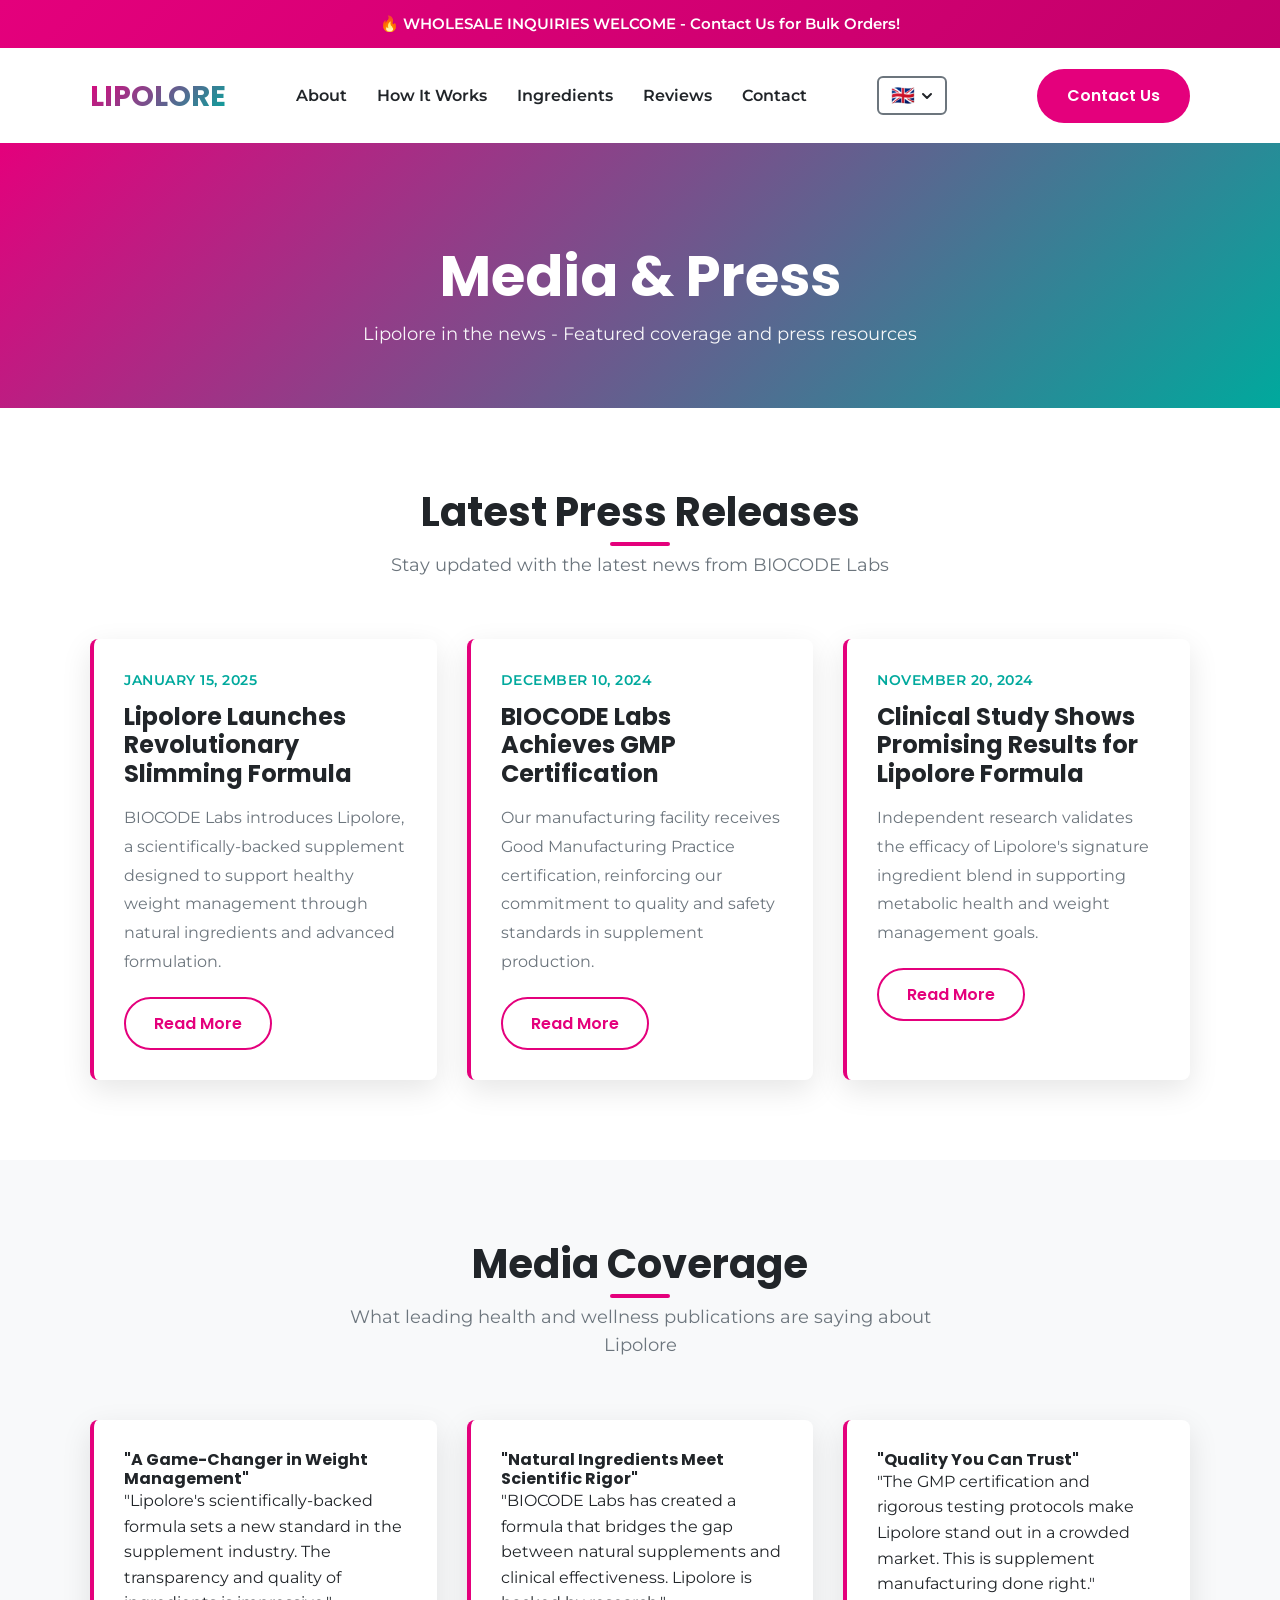
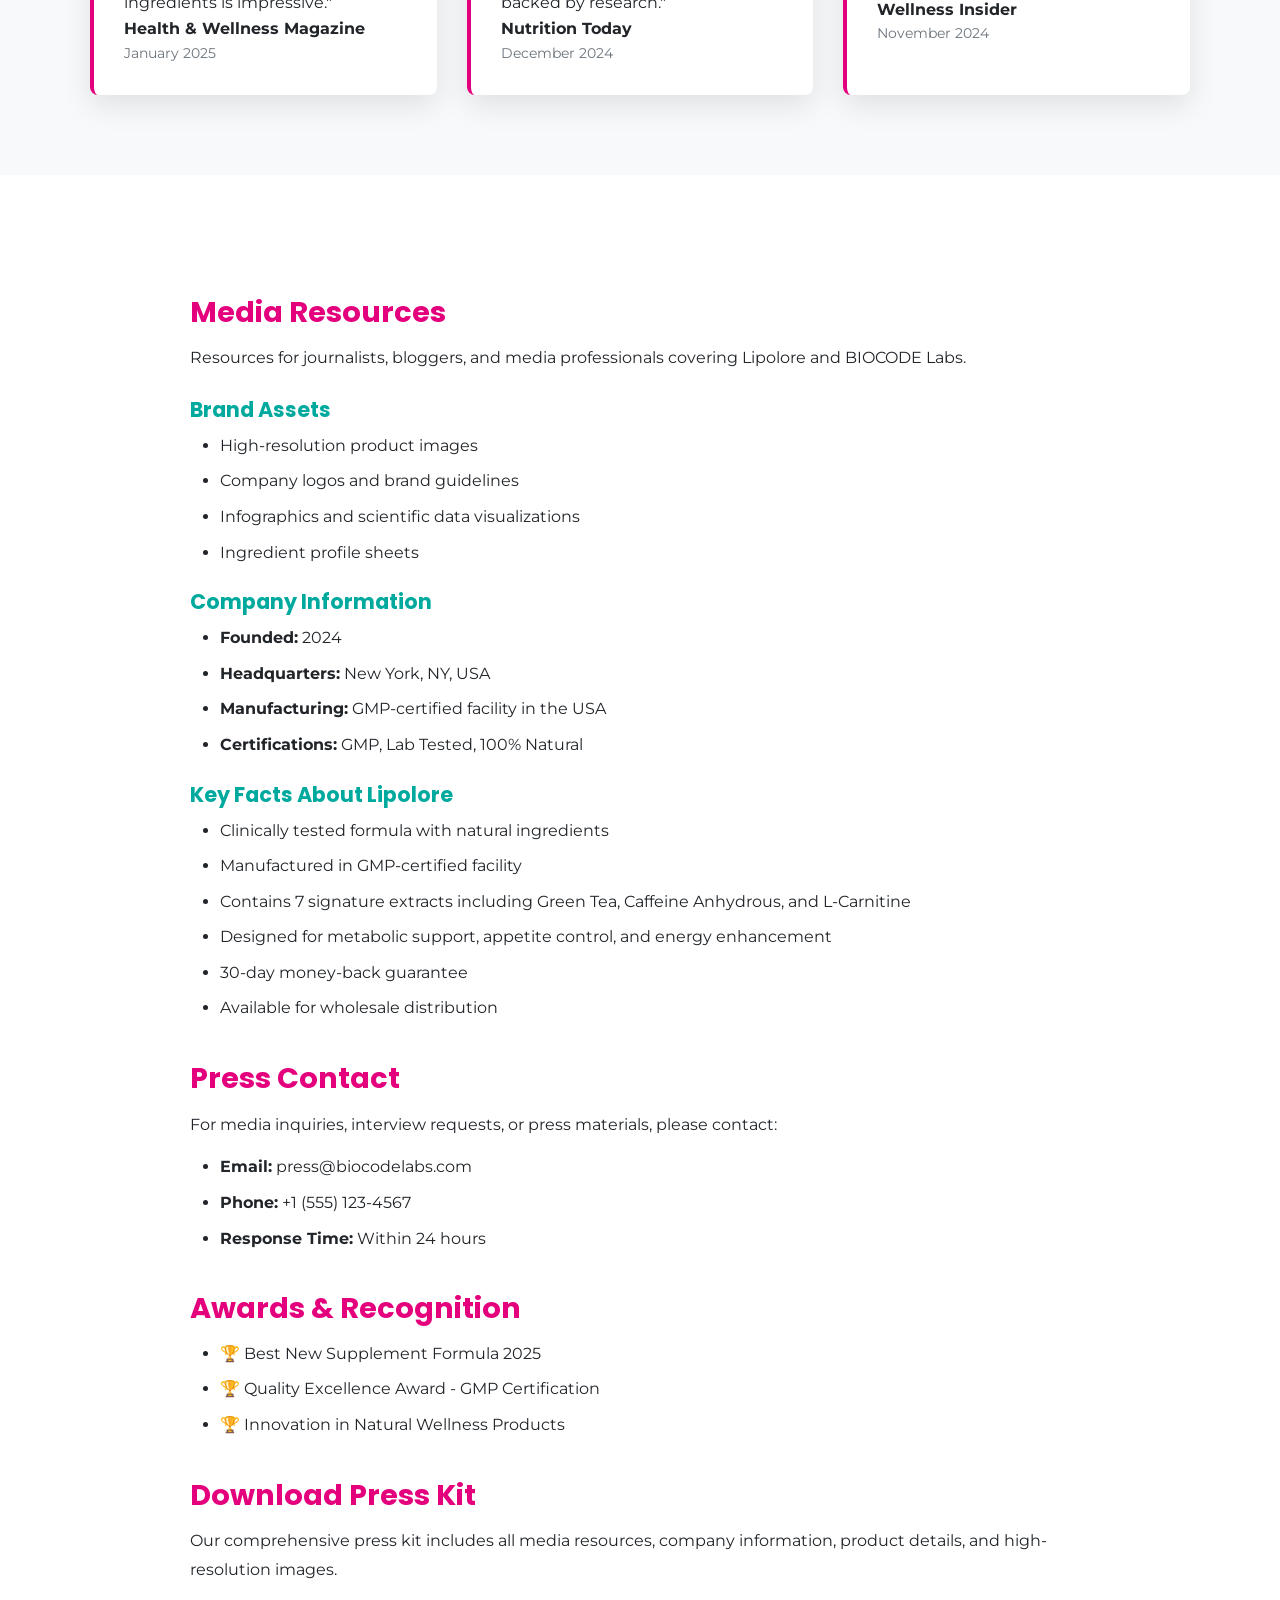
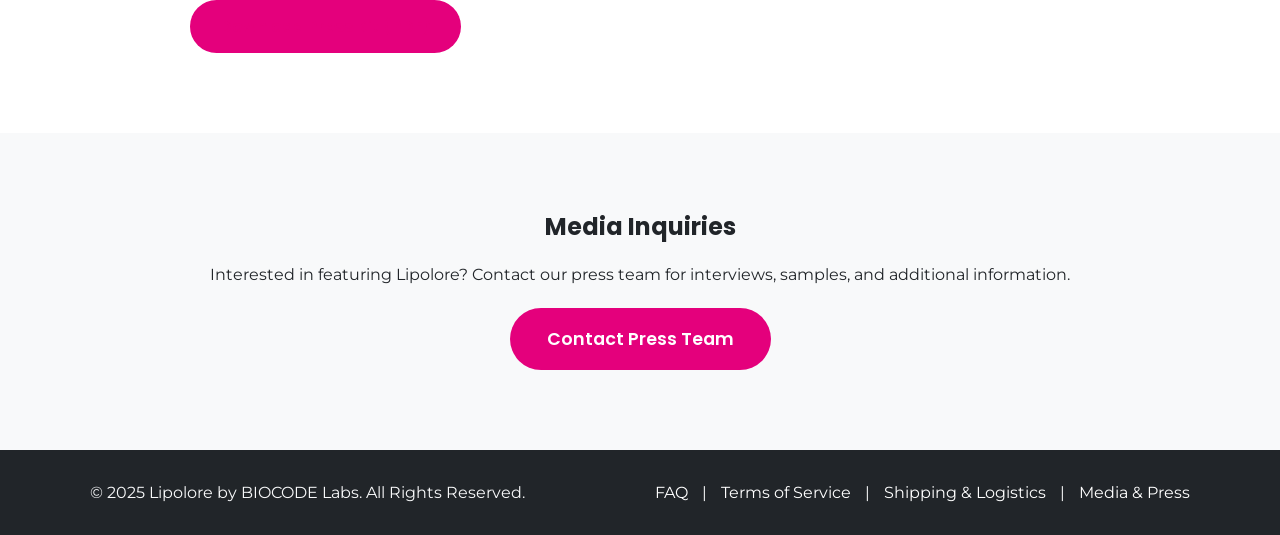
<file: media.html>
<!DOCTYPE html>
<html lang="en">
<head>
    <!-- Meta Tags for Character Set and Responsive Design -->
    <meta charset="UTF-8">
    <meta name="viewport" content="width=device-width, initial-scale=1.0">

    <!-- SEO Meta Tags -->
    <title>Media & Press | Lipolore by BIOCODE Labs</title>
    <meta name="description" content="Lipolore in the media - press releases, news coverage, and media resources about our advanced slimming formula.">
    <meta name="keywords" content="lipolore press, media, news, press releases, biocode labs media">
    
    <!-- Google Fonts -->
    <link rel="preconnect" href="https://fonts.googleapis.com">
    <link rel="preconnect" href="https://fonts.gstatic.com" crossorigin>
    <link href="https://fonts.googleapis.com/css2?family=Poppins:wght@600;700&family=Montserrat:wght@400;500&display=swap" rel="stylesheet">

    <!-- Stylesheet -->
    <link rel="stylesheet" href="css/style.css">

    <!-- Translations -->
    <script src="translations.js"></script>

    <!-- JavaScript (Deferred for faster page load) -->
    <script src="js/main.js" defer></script>
</head>
<body>

    <!-- ============================ PROMO BANNER ============================ -->
    <div class="promo-banner">
        <p data-i18n="hero_promo">🔥 WHOLESALE INQUIRIES WELCOME - Contact Us for Bulk Orders!</p>
    </div>

    <!-- ============================ HEADER & NAVIGATION ============================ -->
    <header class="main-header">
        <div class="container">
            <a href="index.html#hero" class="logo">LIPOLORE</a>
            <nav class="main-nav">
                <ul>
                    <li><a href="index.html#about" data-i18n="nav_about">About</a></li>
                    <li><a href="index.html#effects" data-i18n="nav_how_it_works">How It Works</a></li>
                    <li><a href="index.html#ingredients" data-i18n="nav_ingredients">Ingredients</a></li>
                    <li><a href="index.html#testimonials" data-i18n="nav_reviews">Reviews</a></li>
                    <li><a href="index.html#order" data-i18n="nav_contact">Contact</a></li>
                </ul>
            </nav>
            <div class="language-switcher">
                <button class="lang-dropdown-btn" aria-label="Select Language" aria-haspopup="true" aria-expanded="false">
                    <span class="flag-icon">🇬🇧</span>
                    <svg class="dropdown-arrow" width="12" height="12" viewBox="0 0 12 12" fill="none" xmlns="http://www.w3.org/2000/svg">
                        <path d="M2 4L6 8L10 4" stroke="currentColor" stroke-width="2" stroke-linecap="round" stroke-linejoin="round"/>
                    </svg>
                </button>
                <div class="lang-dropdown-menu">
                    <button class="lang-option" data-lang="en" aria-label="English">
                        <span class="flag-icon">🇬🇧</span>
                        <span class="lang-name">English</span>
                    </button>
                    <button class="lang-option" data-lang="fr" aria-label="Français">
                        <span class="flag-icon">🇫🇷</span>
                        <span class="lang-name">Français</span>
                    </button>
                    <button class="lang-option" data-lang="es" aria-label="Español">
                        <span class="flag-icon">🇪🇸</span>
                        <span class="lang-name">Español</span>
                    </button>
                    <button class="lang-option" data-lang="ru" aria-label="Русский">
                        <span class="flag-icon">🇷🇺</span>
                        <span class="lang-name">Русский</span>
                    </button>
                </div>
            </div>
            <a href="index.html#order" class="btn btn-primary nav-btn" data-i18n="nav_order_btn">Contact Us</a>
            <button class="mobile-nav-toggle" aria-label="Toggle navigation">
                <!-- SVG for Hamburger Icon -->
                <svg xmlns="http://www.w3.org/2000/svg" width="24" height="24" viewBox="0 0 24 24" fill="none" stroke="currentColor" stroke-width="2" stroke-linecap="round" stroke-linejoin="round"><line x1="3" y1="12" x2="21" y2="12"></line><line x1="3" y1="6" x2="21" y2="6"></line><line x1="3" y1="18" x2="21" y2="18"></line></svg>
            </button>
        </div>
    </header>

    <main>

        <!-- ============================ PAGE HEADER ============================ -->
        <section class="page-header">
            <div class="container">
                <h1>Media & Press</h1>
                <p>Lipolore in the news - Featured coverage and press resources</p>
            </div>
        </section>

        <!-- ============================ PRESS RELEASES ============================ -->
        <section class="section-padding">
            <div class="container">
                <div class="section-title animate-on-scroll">
                    <h2>Latest Press Releases</h2>
                    <p>Stay updated with the latest news from BIOCODE Labs</p>
                </div>
                
                <div class="media-grid">
                    <div class="media-card animate-on-scroll">
                        <div class="media-date">January 15, 2025</div>
                        <h3>Lipolore Launches Revolutionary Slimming Formula</h3>
                        <p>BIOCODE Labs introduces Lipolore, a scientifically-backed supplement designed to support healthy weight management through natural ingredients and advanced formulation.</p>
                        <a href="#" class="btn btn-outline">Read More</a>
                    </div>
                    
                    <div class="media-card animate-on-scroll">
                        <div class="media-date">December 10, 2024</div>
                        <h3>BIOCODE Labs Achieves GMP Certification</h3>
                        <p>Our manufacturing facility receives Good Manufacturing Practice certification, reinforcing our commitment to quality and safety standards in supplement production.</p>
                        <a href="#" class="btn btn-outline">Read More</a>
                    </div>
                    
                    <div class="media-card animate-on-scroll">
                        <div class="media-date">November 20, 2024</div>
                        <h3>Clinical Study Shows Promising Results for Lipolore Formula</h3>
                        <p>Independent research validates the efficacy of Lipolore's signature ingredient blend in supporting metabolic health and weight management goals.</p>
                        <a href="#" class="btn btn-outline">Read More</a>
                    </div>
                </div>
            </div>
        </section>

        <!-- ============================ MEDIA COVERAGE ============================ -->
        <section class="section-padding section-bg">
            <div class="container">
                <div class="section-title animate-on-scroll">
                    <h2>Media Coverage</h2>
                    <p>What leading health and wellness publications are saying about Lipolore</p>
                </div>
                
                <div class="testimonials-grid">
                    <div class="testimonial-card animate-on-scroll">
                        <h4>"A Game-Changer in Weight Management"</h4>
                        <p>"Lipolore's scientifically-backed formula sets a new standard in the supplement industry. The transparency and quality of ingredients is impressive."</p>
                        <div class="testimonial-author">
                            <strong>Health & Wellness Magazine</strong>
                            <span>January 2025</span>
                        </div>
                    </div>
                    
                    <div class="testimonial-card animate-on-scroll">
                        <h4>"Natural Ingredients Meet Scientific Rigor"</h4>
                        <p>"BIOCODE Labs has created a formula that bridges the gap between natural supplements and clinical effectiveness. Lipolore is backed by research."</p>
                        <div class="testimonial-author">
                            <strong>Nutrition Today</strong>
                            <span>December 2024</span>
                        </div>
                    </div>
                    
                    <div class="testimonial-card animate-on-scroll">
                        <h4>"Quality You Can Trust"</h4>
                        <p>"The GMP certification and rigorous testing protocols make Lipolore stand out in a crowded market. This is supplement manufacturing done right."</p>
                        <div class="testimonial-author">
                            <strong>Wellness Insider</strong>
                            <span>November 2024</span>
                        </div>
                    </div>
                </div>
            </div>
        </section>

        <!-- ============================ MEDIA RESOURCES ============================ -->
        <section class="section-padding">
            <div class="container">
                <div class="legal-content">
                    <h2>Media Resources</h2>
                    <p>Resources for journalists, bloggers, and media professionals covering Lipolore and BIOCODE Labs.</p>
                    
                    <h3>Brand Assets</h3>
                    <ul>
                        <li>High-resolution product images</li>
                        <li>Company logos and brand guidelines</li>
                        <li>Infographics and scientific data visualizations</li>
                        <li>Ingredient profile sheets</li>
                    </ul>
                    
                    <h3>Company Information</h3>
                    <ul>
                        <li><strong>Founded:</strong> 2024</li>
                        <li><strong>Headquarters:</strong> New York, NY, USA</li>
                        <li><strong>Manufacturing:</strong> GMP-certified facility in the USA</li>
                        <li><strong>Certifications:</strong> GMP, Lab Tested, 100% Natural</li>
                    </ul>
                    
                    <h3>Key Facts About Lipolore</h3>
                    <ul>
                        <li>Clinically tested formula with natural ingredients</li>
                        <li>Manufactured in GMP-certified facility</li>
                        <li>Contains 7 signature extracts including Green Tea, Caffeine Anhydrous, and L-Carnitine</li>
                        <li>Designed for metabolic support, appetite control, and energy enhancement</li>
                        <li>30-day money-back guarantee</li>
                        <li>Available for wholesale distribution</li>
                    </ul>
                    
                    <h2>Press Contact</h2>
                    <p>For media inquiries, interview requests, or press materials, please contact:</p>
                    <ul>
                        <li><strong>Email:</strong> press@biocodelabs.com</li>
                        <li><strong>Phone:</strong> +1 (555) 123-4567</li>
                        <li><strong>Response Time:</strong> Within 24 hours</li>
                    </ul>
                    
                    <h2>Awards & Recognition</h2>
                    <ul>
                        <li>🏆 Best New Supplement Formula 2025</li>
                        <li>🏆 Quality Excellence Award - GMP Certification</li>
                        <li>🏆 Innovation in Natural Wellness Products</li>
                    </ul>
                    
                    <h2>Download Press Kit</h2>
                    <p>Our comprehensive press kit includes all media resources, company information, product details, and high-resolution images.</p>
                    <a href="#" class="btn btn-primary">Download Press Kit (PDF)</a>
                </div>
            </div>
        </section>

        <!-- ============================ MEDIA INQUIRIES CTA ============================ -->
        <section class="section-padding section-bg">
            <div class="container" style="text-align: center;">
                <h2>Media Inquiries</h2>
                <p style="margin: 20px 0;">Interested in featuring Lipolore? Contact our press team for interviews, samples, and additional information.</p>
                <a href="index.html#order" class="btn btn-primary btn-large">Contact Press Team</a>
            </div>
        </section>

    </main>
    
    <!-- ============================ FOOTER ============================ -->
    <footer class="main-footer">
        <div class="container">
            <p data-i18n="footer_text">&copy; 2025 Lipolore by BIOCODE Labs. All Rights Reserved.</p>
            <div class="footer-links">
                <a href="faq.html">FAQ</a>
                <span>|</span>
                <a href="terms.html">Terms of Service</a>
                <span>|</span>
                <a href="shipping.html">Shipping & Logistics</a>
                <span>|</span>
                <a href="media.html">Media & Press</a>
            </div>
        </div>
    </footer>

</body>
</html>
</file>
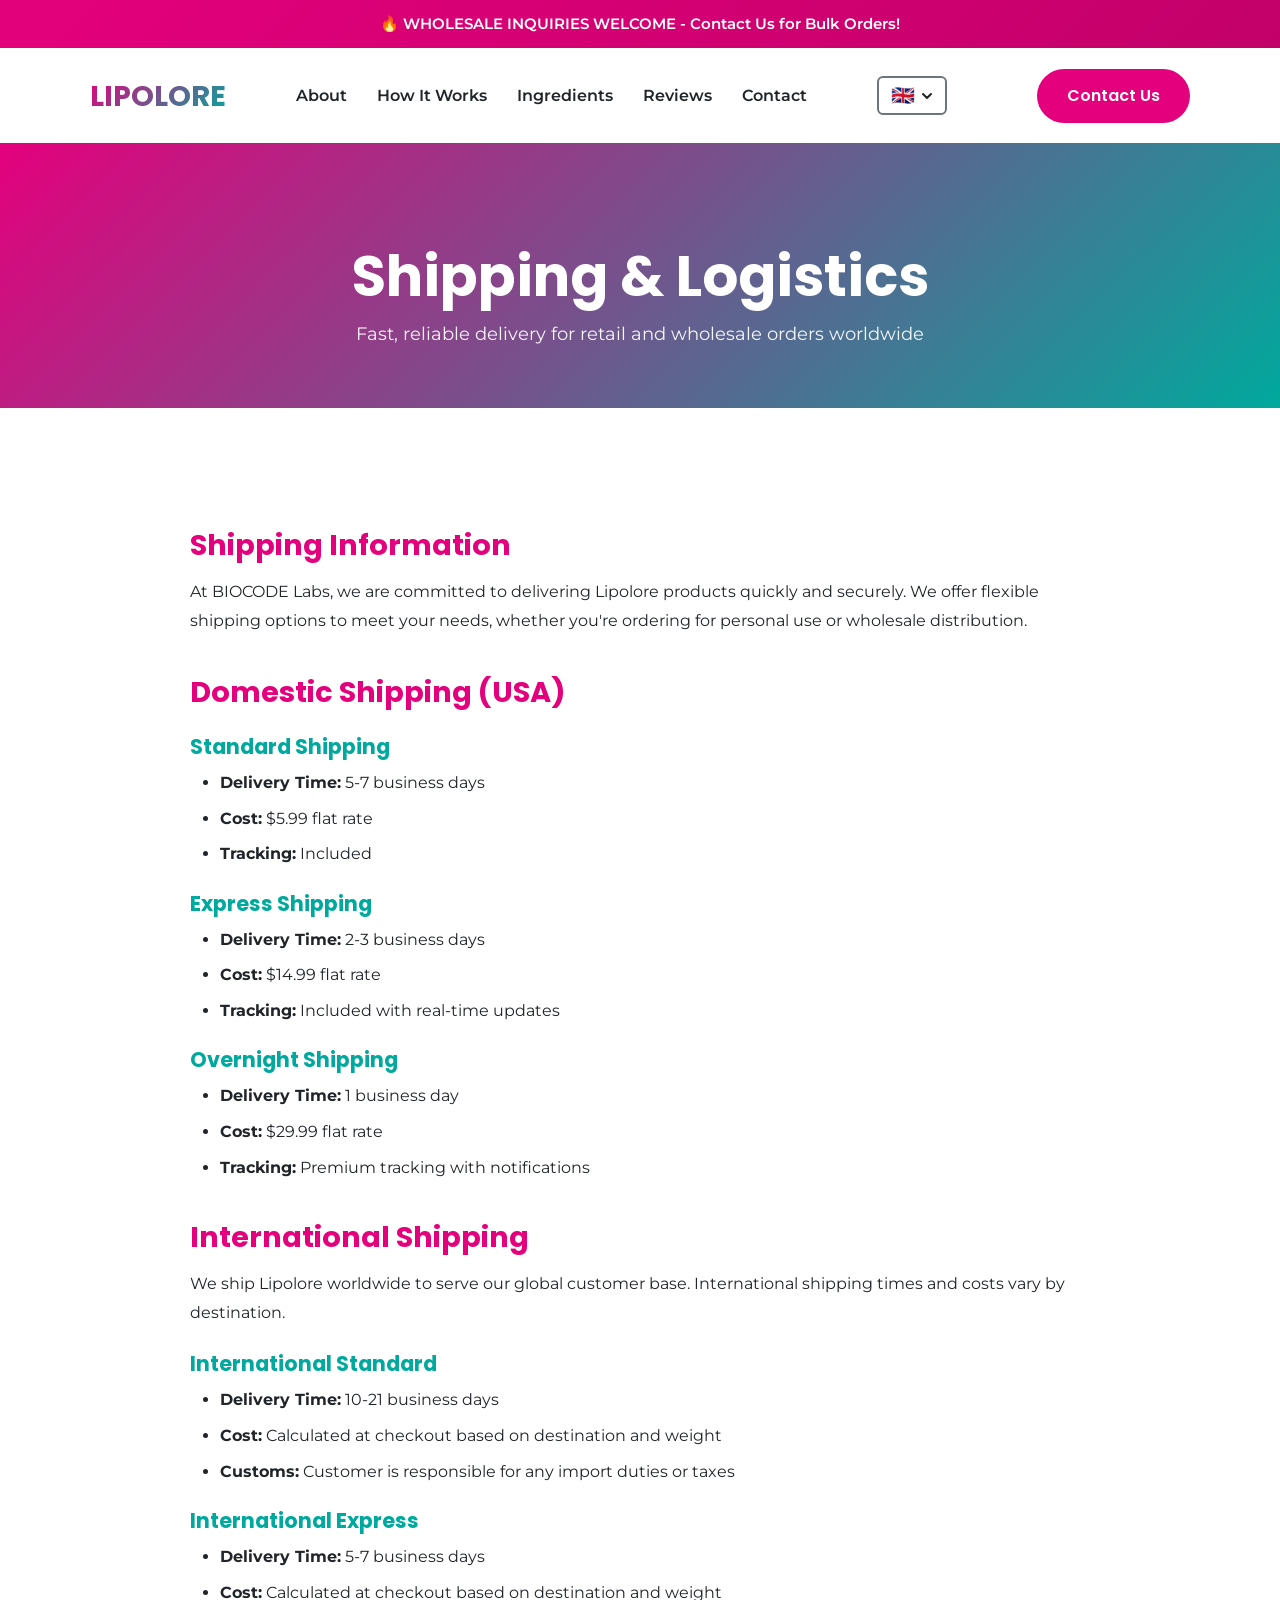
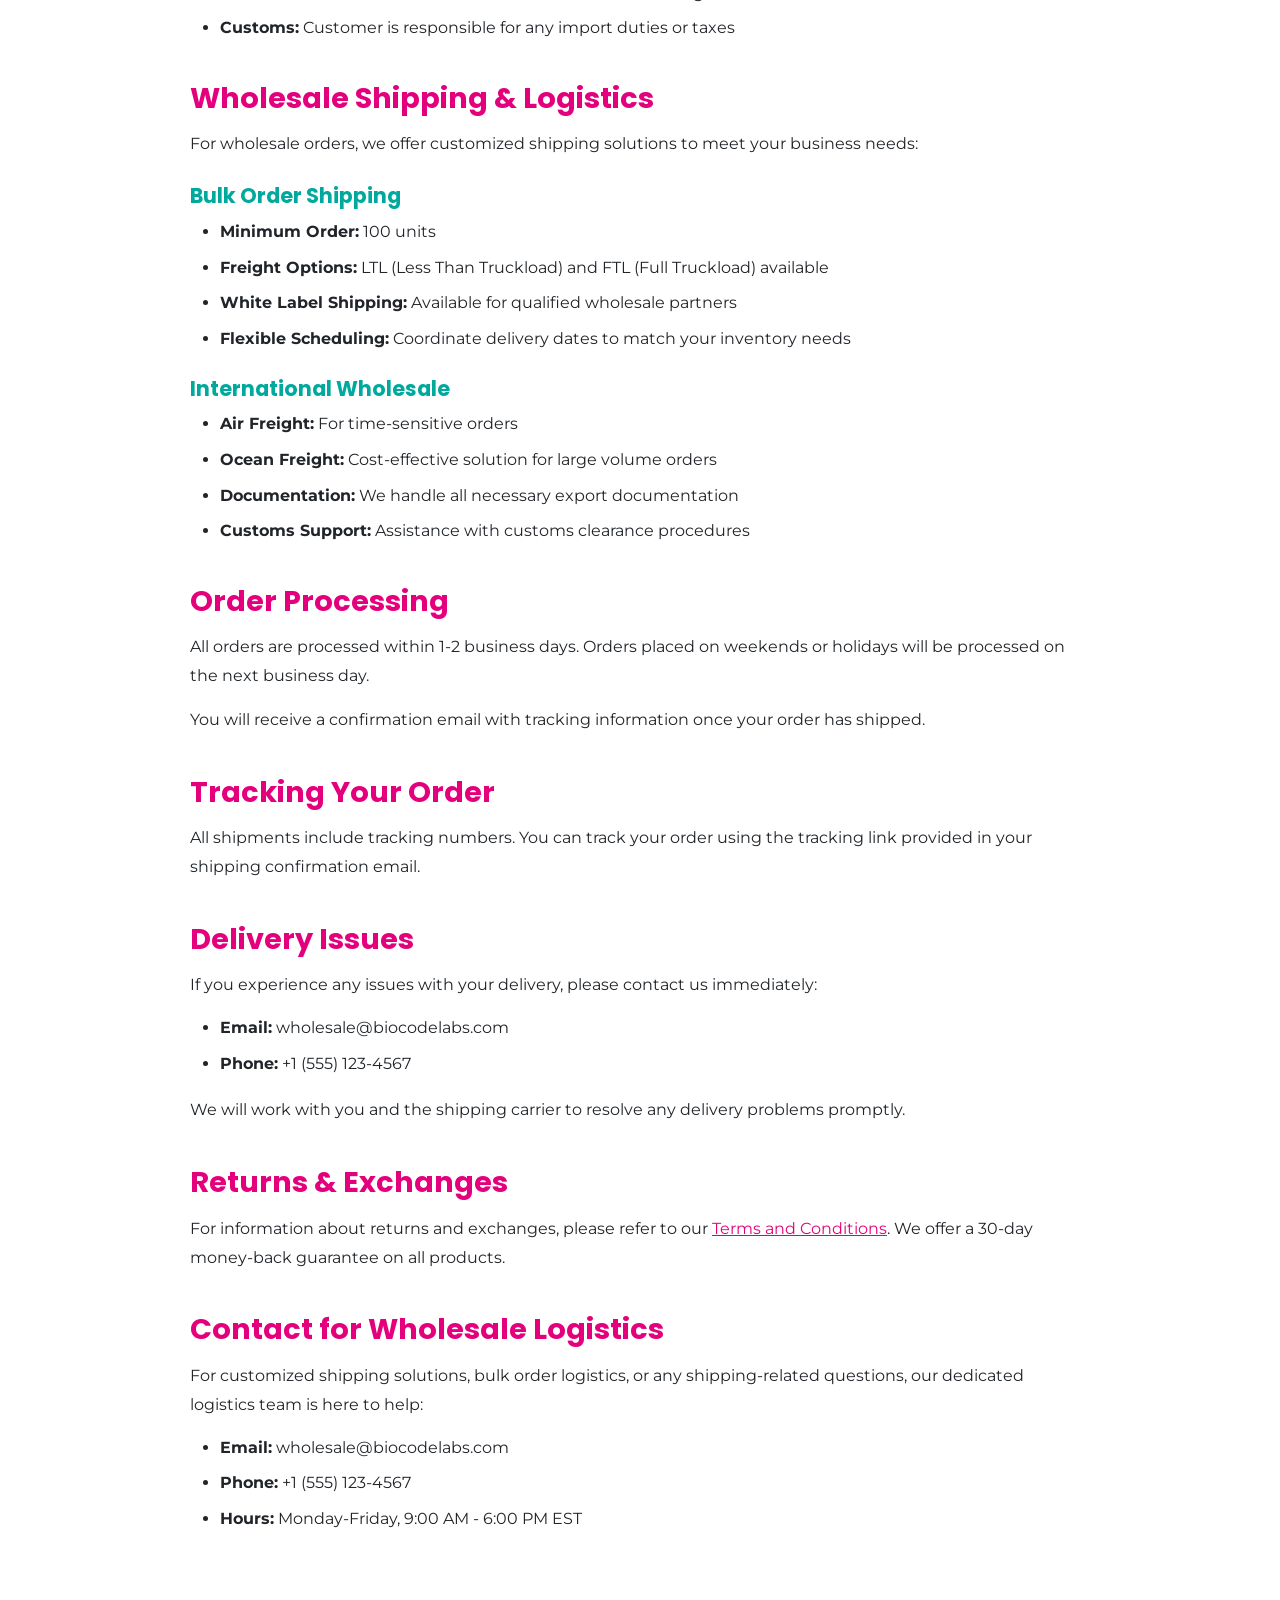
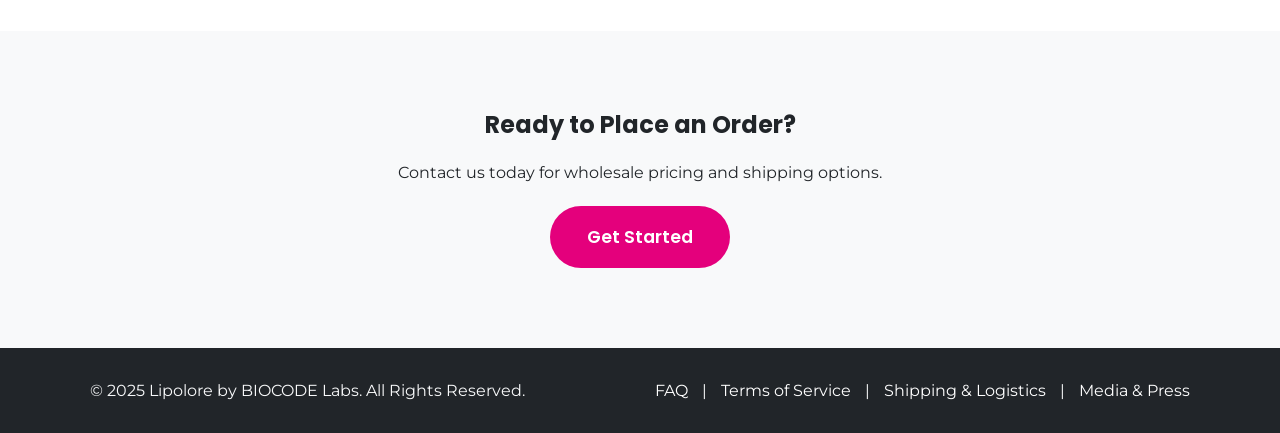
<file: shipping.html>
<!DOCTYPE html>
<html lang="en">
<head>
    <!-- Meta Tags for Character Set and Responsive Design -->
    <meta charset="UTF-8">
    <meta name="viewport" content="width=device-width, initial-scale=1.0">

    <!-- SEO Meta Tags -->
    <title>Shipping & Logistics | Lipolore by BIOCODE Labs</title>
    <meta name="description" content="Learn about Lipolore shipping options, delivery times, and logistics for wholesale orders.">
    <meta name="keywords" content="lipolore shipping, delivery, logistics, wholesale shipping">
    
    <!-- Google Fonts -->
    <link rel="preconnect" href="https://fonts.googleapis.com">
    <link rel="preconnect" href="https://fonts.gstatic.com" crossorigin>
    <link href="https://fonts.googleapis.com/css2?family=Poppins:wght@600;700&family=Montserrat:wght@400;500&display=swap" rel="stylesheet">

    <!-- Stylesheet -->
    <link rel="stylesheet" href="css/style.css">

    <!-- Translations -->
    <script src="translations.js"></script>

    <!-- JavaScript (Deferred for faster page load) -->
    <script src="js/main.js" defer></script>
</head>
<body>

    <!-- ============================ PROMO BANNER ============================ -->
    <div class="promo-banner">
        <p data-i18n="hero_promo">🔥 WHOLESALE INQUIRIES WELCOME - Contact Us for Bulk Orders!</p>
    </div>

    <!-- ============================ HEADER & NAVIGATION ============================ -->
    <header class="main-header">
        <div class="container">
            <a href="index.html#hero" class="logo">LIPOLORE</a>
            <nav class="main-nav">
                <ul>
                    <li><a href="index.html#about" data-i18n="nav_about">About</a></li>
                    <li><a href="index.html#effects" data-i18n="nav_how_it_works">How It Works</a></li>
                    <li><a href="index.html#ingredients" data-i18n="nav_ingredients">Ingredients</a></li>
                    <li><a href="index.html#testimonials" data-i18n="nav_reviews">Reviews</a></li>
                    <li><a href="index.html#order" data-i18n="nav_contact">Contact</a></li>
                </ul>
            </nav>
            <div class="language-switcher">
                <button class="lang-dropdown-btn" aria-label="Select Language" aria-haspopup="true" aria-expanded="false">
                    <span class="flag-icon">🇬🇧</span>
                    <svg class="dropdown-arrow" width="12" height="12" viewBox="0 0 12 12" fill="none" xmlns="http://www.w3.org/2000/svg">
                        <path d="M2 4L6 8L10 4" stroke="currentColor" stroke-width="2" stroke-linecap="round" stroke-linejoin="round"/>
                    </svg>
                </button>
                <div class="lang-dropdown-menu">
                    <button class="lang-option" data-lang="en" aria-label="English">
                        <span class="flag-icon">🇬🇧</span>
                        <span class="lang-name">English</span>
                    </button>
                    <button class="lang-option" data-lang="fr" aria-label="Français">
                        <span class="flag-icon">🇫🇷</span>
                        <span class="lang-name">Français</span>
                    </button>
                    <button class="lang-option" data-lang="es" aria-label="Español">
                        <span class="flag-icon">🇪🇸</span>
                        <span class="lang-name">Español</span>
                    </button>
                    <button class="lang-option" data-lang="ru" aria-label="Русский">
                        <span class="flag-icon">🇷🇺</span>
                        <span class="lang-name">Русский</span>
                    </button>
                </div>
            </div>
            <a href="index.html#order" class="btn btn-primary nav-btn" data-i18n="nav_order_btn">Contact Us</a>
            <button class="mobile-nav-toggle" aria-label="Toggle navigation">
                <!-- SVG for Hamburger Icon -->
                <svg xmlns="http://www.w3.org/2000/svg" width="24" height="24" viewBox="0 0 24 24" fill="none" stroke="currentColor" stroke-width="2" stroke-linecap="round" stroke-linejoin="round"><line x1="3" y1="12" x2="21" y2="12"></line><line x1="3" y1="6" x2="21" y2="6"></line><line x1="3" y1="18" x2="21" y2="18"></line></svg>
            </button>
        </div>
    </header>

    <main>

        <!-- ============================ PAGE HEADER ============================ -->
        <section class="page-header">
            <div class="container">
                <h1>Shipping & Logistics</h1>
                <p>Fast, reliable delivery for retail and wholesale orders worldwide</p>
            </div>
        </section>

        <!-- ============================ SHIPPING CONTENT ============================ -->
        <section class="section-padding">
            <div class="container">
                <div class="legal-content">
                    <h2>Shipping Information</h2>
                    <p>At BIOCODE Labs, we are committed to delivering Lipolore products quickly and securely. We offer flexible shipping options to meet your needs, whether you're ordering for personal use or wholesale distribution.</p>

                    <h2>Domestic Shipping (USA)</h2>
                    <h3>Standard Shipping</h3>
                    <ul>
                        <li><strong>Delivery Time:</strong> 5-7 business days</li>
                        <li><strong>Cost:</strong> $5.99 flat rate</li>
                        <li><strong>Tracking:</strong> Included</li>
                    </ul>

                    <h3>Express Shipping</h3>
                    <ul>
                        <li><strong>Delivery Time:</strong> 2-3 business days</li>
                        <li><strong>Cost:</strong> $14.99 flat rate</li>
                        <li><strong>Tracking:</strong> Included with real-time updates</li>
                    </ul>

                    <h3>Overnight Shipping</h3>
                    <ul>
                        <li><strong>Delivery Time:</strong> 1 business day</li>
                        <li><strong>Cost:</strong> $29.99 flat rate</li>
                        <li><strong>Tracking:</strong> Premium tracking with notifications</li>
                    </ul>

                    <h2>International Shipping</h2>
                    <p>We ship Lipolore worldwide to serve our global customer base. International shipping times and costs vary by destination.</p>
                    
                    <h3>International Standard</h3>
                    <ul>
                        <li><strong>Delivery Time:</strong> 10-21 business days</li>
                        <li><strong>Cost:</strong> Calculated at checkout based on destination and weight</li>
                        <li><strong>Customs:</strong> Customer is responsible for any import duties or taxes</li>
                    </ul>

                    <h3>International Express</h3>
                    <ul>
                        <li><strong>Delivery Time:</strong> 5-7 business days</li>
                        <li><strong>Cost:</strong> Calculated at checkout based on destination and weight</li>
                        <li><strong>Customs:</strong> Customer is responsible for any import duties or taxes</li>
                    </ul>

                    <h2>Wholesale Shipping & Logistics</h2>
                    <p>For wholesale orders, we offer customized shipping solutions to meet your business needs:</p>
                    
                    <h3>Bulk Order Shipping</h3>
                    <ul>
                        <li><strong>Minimum Order:</strong> 100 units</li>
                        <li><strong>Freight Options:</strong> LTL (Less Than Truckload) and FTL (Full Truckload) available</li>
                        <li><strong>White Label Shipping:</strong> Available for qualified wholesale partners</li>
                        <li><strong>Flexible Scheduling:</strong> Coordinate delivery dates to match your inventory needs</li>
                    </ul>

                    <h3>International Wholesale</h3>
                    <ul>
                        <li><strong>Air Freight:</strong> For time-sensitive orders</li>
                        <li><strong>Ocean Freight:</strong> Cost-effective solution for large volume orders</li>
                        <li><strong>Documentation:</strong> We handle all necessary export documentation</li>
                        <li><strong>Customs Support:</strong> Assistance with customs clearance procedures</li>
                    </ul>

                    <h2>Order Processing</h2>
                    <p>All orders are processed within 1-2 business days. Orders placed on weekends or holidays will be processed on the next business day.</p>
                    <p>You will receive a confirmation email with tracking information once your order has shipped.</p>

                    <h2>Tracking Your Order</h2>
                    <p>All shipments include tracking numbers. You can track your order using the tracking link provided in your shipping confirmation email.</p>

                    <h2>Delivery Issues</h2>
                    <p>If you experience any issues with your delivery, please contact us immediately:</p>
                    <ul>
                        <li><strong>Email:</strong> wholesale@biocodelabs.com</li>
                        <li><strong>Phone:</strong> +1 (555) 123-4567</li>
                    </ul>
                    <p>We will work with you and the shipping carrier to resolve any delivery problems promptly.</p>

                    <h2>Returns & Exchanges</h2>
                    <p>For information about returns and exchanges, please refer to our <a href="terms.html">Terms and Conditions</a>. We offer a 30-day money-back guarantee on all products.</p>

                    <h2>Contact for Wholesale Logistics</h2>
                    <p>For customized shipping solutions, bulk order logistics, or any shipping-related questions, our dedicated logistics team is here to help:</p>
                    <ul>
                        <li><strong>Email:</strong> wholesale@biocodelabs.com</li>
                        <li><strong>Phone:</strong> +1 (555) 123-4567</li>
                        <li><strong>Hours:</strong> Monday-Friday, 9:00 AM - 6:00 PM EST</li>
                    </ul>
                </div>
            </div>
        </section>

        <!-- ============================ CTA SECTION ============================ -->
        <section class="section-padding section-bg">
            <div class="container" style="text-align: center;">
                <h2>Ready to Place an Order?</h2>
                <p style="margin: 20px 0;">Contact us today for wholesale pricing and shipping options.</p>
                <a href="index.html#order" class="btn btn-primary btn-large">Get Started</a>
            </div>
        </section>

    </main>
    
    <!-- ============================ FOOTER ============================ -->
    <footer class="main-footer">
        <div class="container">
            <p data-i18n="footer_text">&copy; 2025 Lipolore by BIOCODE Labs. All Rights Reserved.</p>
            <div class="footer-links">
                <a href="faq.html">FAQ</a>
                <span>|</span>
                <a href="terms.html">Terms of Service</a>
                <span>|</span>
                <a href="shipping.html">Shipping & Logistics</a>
                <span>|</span>
                <a href="media.html">Media & Press</a>
            </div>
        </div>
    </footer>

</body>
</html>
</file>
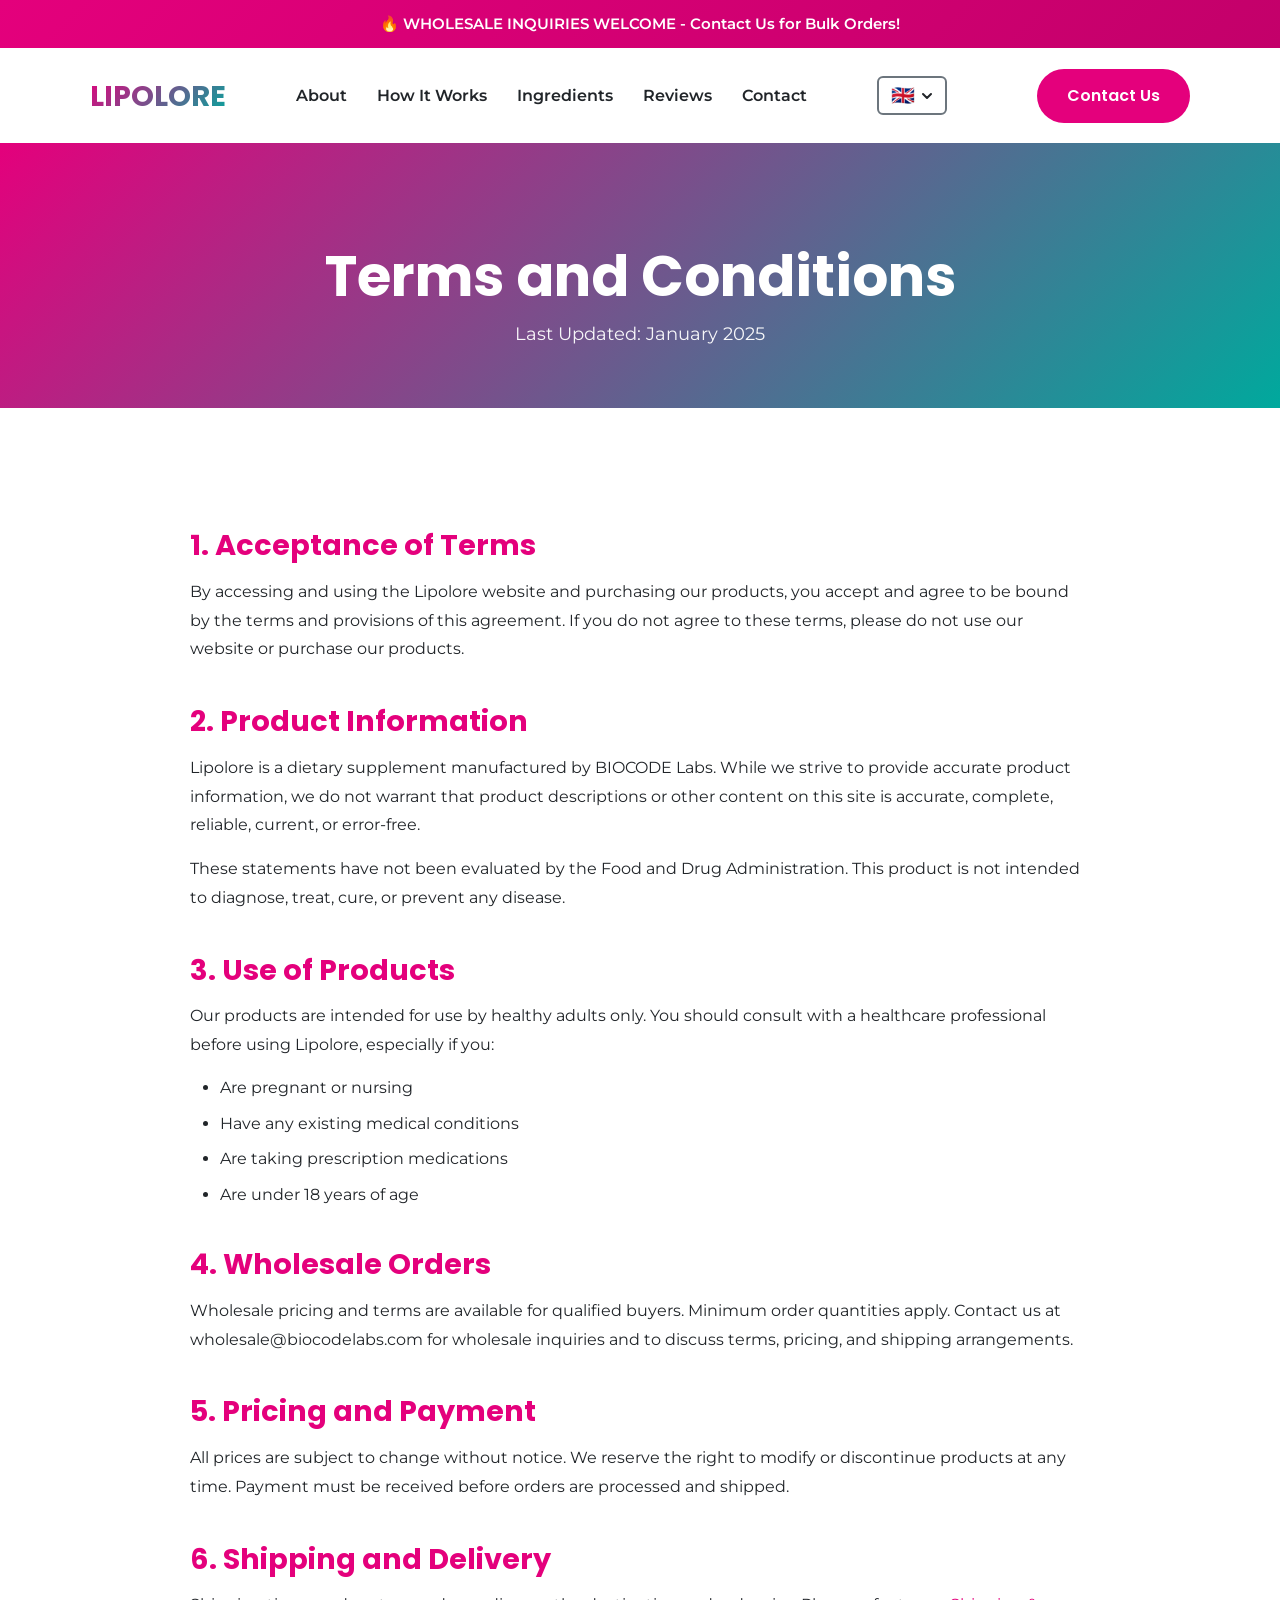
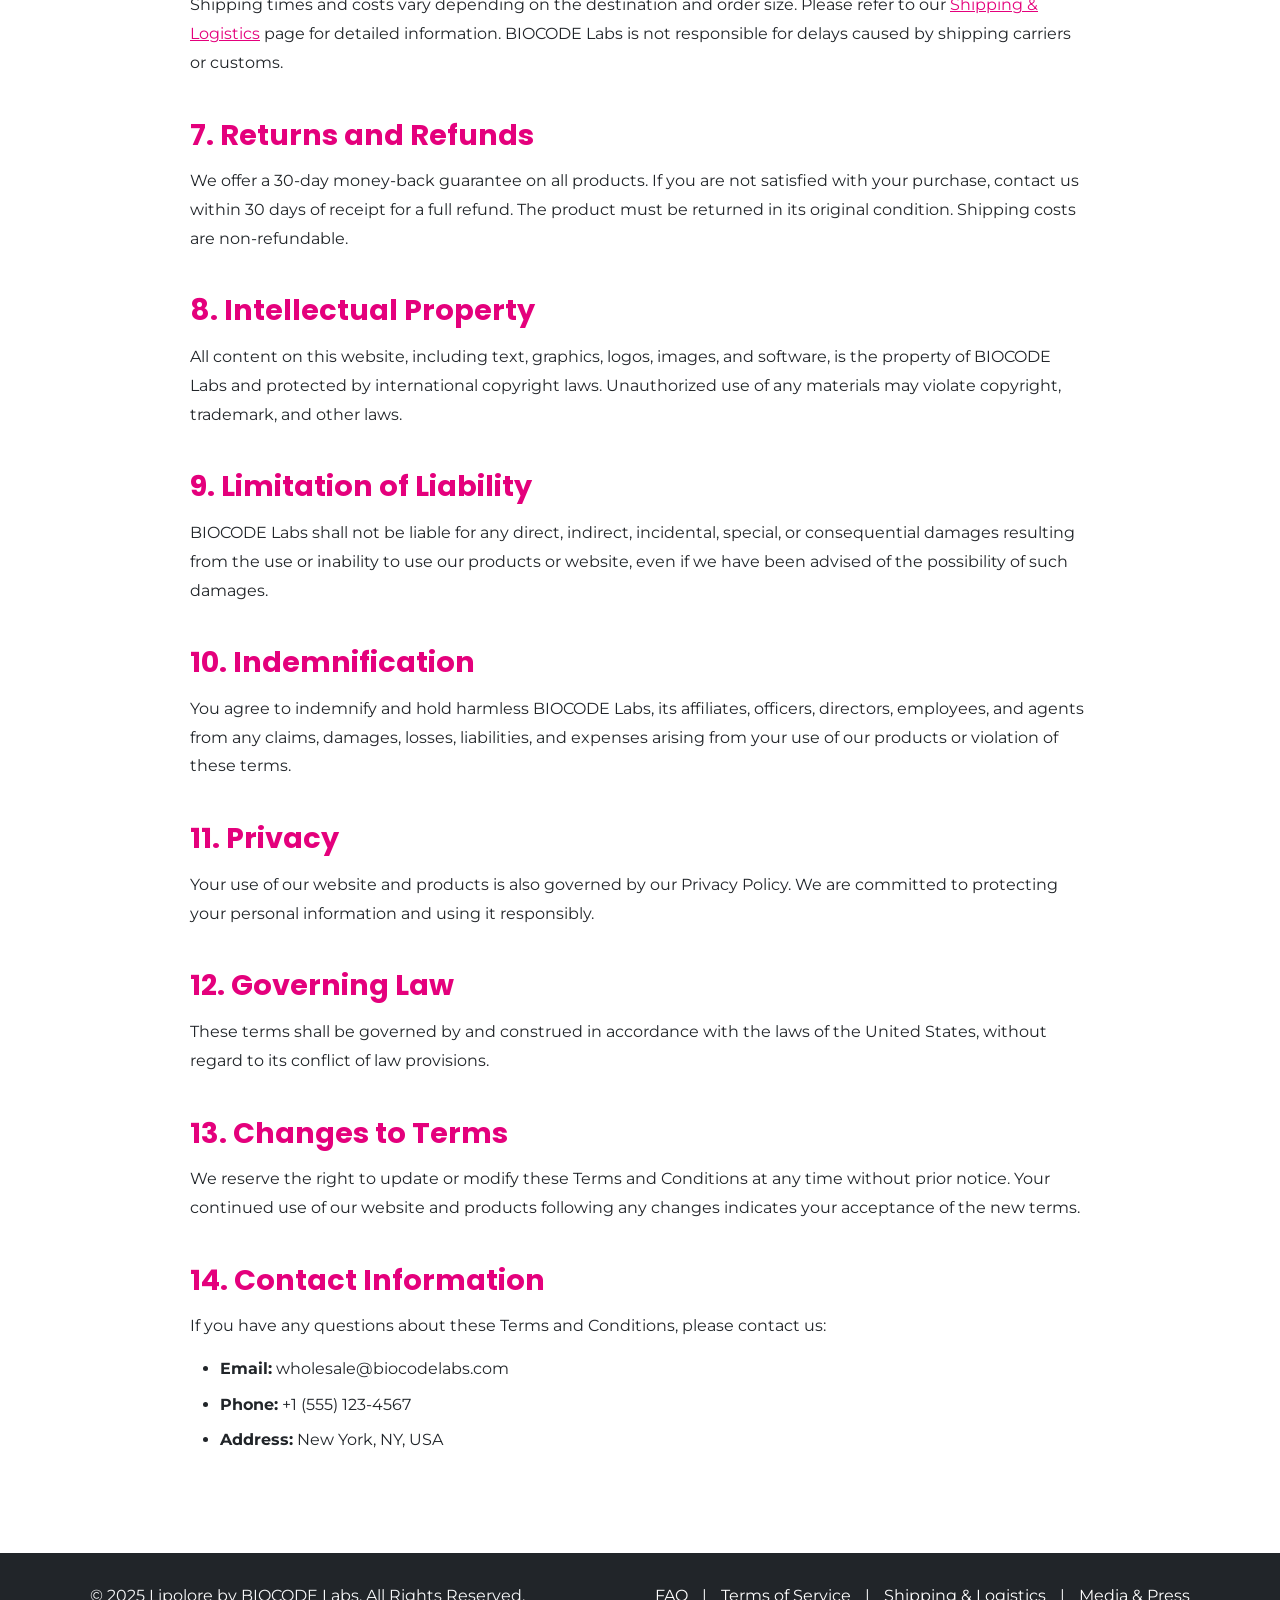
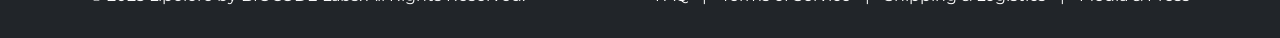
<file: terms.html>
<!DOCTYPE html>
<html lang="en">
<head>
    <!-- Meta Tags for Character Set and Responsive Design -->
    <meta charset="UTF-8">
    <meta name="viewport" content="width=device-width, initial-scale=1.0">

    <!-- SEO Meta Tags -->
    <title>Terms and Conditions | Lipolore by BIOCODE Labs</title>
    <meta name="description" content="Read the Terms and Conditions for Lipolore products and services offered by BIOCODE Labs.">
    <meta name="keywords" content="lipolore terms, terms and conditions, legal, biocode labs">
    
    <!-- Google Fonts -->
    <link rel="preconnect" href="https://fonts.googleapis.com">
    <link rel="preconnect" href="https://fonts.gstatic.com" crossorigin>
    <link href="https://fonts.googleapis.com/css2?family=Poppins:wght@600;700&family=Montserrat:wght@400;500&display=swap" rel="stylesheet">

    <!-- Stylesheet -->
    <link rel="stylesheet" href="css/style.css">

    <!-- Translations -->
    <script src="translations.js"></script>

    <!-- JavaScript (Deferred for faster page load) -->
    <script src="js/main.js" defer></script>
</head>
<body>

    <!-- ============================ PROMO BANNER ============================ -->
    <div class="promo-banner">
        <p data-i18n="hero_promo">🔥 WHOLESALE INQUIRIES WELCOME - Contact Us for Bulk Orders!</p>
    </div>

    <!-- ============================ HEADER & NAVIGATION ============================ -->
    <header class="main-header">
        <div class="container">
            <a href="index.html#hero" class="logo">LIPOLORE</a>
            <nav class="main-nav">
                <ul>
                    <li><a href="index.html#about" data-i18n="nav_about">About</a></li>
                    <li><a href="index.html#effects" data-i18n="nav_how_it_works">How It Works</a></li>
                    <li><a href="index.html#ingredients" data-i18n="nav_ingredients">Ingredients</a></li>
                    <li><a href="index.html#testimonials" data-i18n="nav_reviews">Reviews</a></li>
                    <li><a href="index.html#order" data-i18n="nav_contact">Contact</a></li>
                </ul>
            </nav>
            <div class="language-switcher">
                <button class="lang-dropdown-btn" aria-label="Select Language" aria-haspopup="true" aria-expanded="false">
                    <span class="flag-icon">🇬🇧</span>
                    <svg class="dropdown-arrow" width="12" height="12" viewBox="0 0 12 12" fill="none" xmlns="http://www.w3.org/2000/svg">
                        <path d="M2 4L6 8L10 4" stroke="currentColor" stroke-width="2" stroke-linecap="round" stroke-linejoin="round"/>
                    </svg>
                </button>
                <div class="lang-dropdown-menu">
                    <button class="lang-option" data-lang="en" aria-label="English">
                        <span class="flag-icon">🇬🇧</span>
                        <span class="lang-name">English</span>
                    </button>
                    <button class="lang-option" data-lang="fr" aria-label="Français">
                        <span class="flag-icon">🇫🇷</span>
                        <span class="lang-name">Français</span>
                    </button>
                    <button class="lang-option" data-lang="es" aria-label="Español">
                        <span class="flag-icon">🇪🇸</span>
                        <span class="lang-name">Español</span>
                    </button>
                    <button class="lang-option" data-lang="ru" aria-label="Русский">
                        <span class="flag-icon">🇷🇺</span>
                        <span class="lang-name">Русский</span>
                    </button>
                </div>
            </div>
            <a href="index.html#order" class="btn btn-primary nav-btn" data-i18n="nav_order_btn">Contact Us</a>
            <button class="mobile-nav-toggle" aria-label="Toggle navigation">
                <!-- SVG for Hamburger Icon -->
                <svg xmlns="http://www.w3.org/2000/svg" width="24" height="24" viewBox="0 0 24 24" fill="none" stroke="currentColor" stroke-width="2" stroke-linecap="round" stroke-linejoin="round"><line x1="3" y1="12" x2="21" y2="12"></line><line x1="3" y1="6" x2="21" y2="6"></line><line x1="3" y1="18" x2="21" y2="18"></line></svg>
            </button>
        </div>
    </header>

    <main>

        <!-- ============================ PAGE HEADER ============================ -->
        <section class="page-header">
            <div class="container">
                <h1>Terms and Conditions</h1>
                <p>Last Updated: January 2025</p>
            </div>
        </section>

        <!-- ============================ TERMS CONTENT ============================ -->
        <section class="section-padding">
            <div class="container">
                <div class="legal-content">
                    <h2>1. Acceptance of Terms</h2>
                    <p>By accessing and using the Lipolore website and purchasing our products, you accept and agree to be bound by the terms and provisions of this agreement. If you do not agree to these terms, please do not use our website or purchase our products.</p>

                    <h2>2. Product Information</h2>
                    <p>Lipolore is a dietary supplement manufactured by BIOCODE Labs. While we strive to provide accurate product information, we do not warrant that product descriptions or other content on this site is accurate, complete, reliable, current, or error-free.</p>
                    <p>These statements have not been evaluated by the Food and Drug Administration. This product is not intended to diagnose, treat, cure, or prevent any disease.</p>

                    <h2>3. Use of Products</h2>
                    <p>Our products are intended for use by healthy adults only. You should consult with a healthcare professional before using Lipolore, especially if you:</p>
                    <ul>
                        <li>Are pregnant or nursing</li>
                        <li>Have any existing medical conditions</li>
                        <li>Are taking prescription medications</li>
                        <li>Are under 18 years of age</li>
                    </ul>

                    <h2>4. Wholesale Orders</h2>
                    <p>Wholesale pricing and terms are available for qualified buyers. Minimum order quantities apply. Contact us at wholesale@biocodelabs.com for wholesale inquiries and to discuss terms, pricing, and shipping arrangements.</p>

                    <h2>5. Pricing and Payment</h2>
                    <p>All prices are subject to change without notice. We reserve the right to modify or discontinue products at any time. Payment must be received before orders are processed and shipped.</p>

                    <h2>6. Shipping and Delivery</h2>
                    <p>Shipping times and costs vary depending on the destination and order size. Please refer to our <a href="shipping.html">Shipping & Logistics</a> page for detailed information. BIOCODE Labs is not responsible for delays caused by shipping carriers or customs.</p>

                    <h2>7. Returns and Refunds</h2>
                    <p>We offer a 30-day money-back guarantee on all products. If you are not satisfied with your purchase, contact us within 30 days of receipt for a full refund. The product must be returned in its original condition. Shipping costs are non-refundable.</p>

                    <h2>8. Intellectual Property</h2>
                    <p>All content on this website, including text, graphics, logos, images, and software, is the property of BIOCODE Labs and protected by international copyright laws. Unauthorized use of any materials may violate copyright, trademark, and other laws.</p>

                    <h2>9. Limitation of Liability</h2>
                    <p>BIOCODE Labs shall not be liable for any direct, indirect, incidental, special, or consequential damages resulting from the use or inability to use our products or website, even if we have been advised of the possibility of such damages.</p>

                    <h2>10. Indemnification</h2>
                    <p>You agree to indemnify and hold harmless BIOCODE Labs, its affiliates, officers, directors, employees, and agents from any claims, damages, losses, liabilities, and expenses arising from your use of our products or violation of these terms.</p>

                    <h2>11. Privacy</h2>
                    <p>Your use of our website and products is also governed by our Privacy Policy. We are committed to protecting your personal information and using it responsibly.</p>

                    <h2>12. Governing Law</h2>
                    <p>These terms shall be governed by and construed in accordance with the laws of the United States, without regard to its conflict of law provisions.</p>

                    <h2>13. Changes to Terms</h2>
                    <p>We reserve the right to update or modify these Terms and Conditions at any time without prior notice. Your continued use of our website and products following any changes indicates your acceptance of the new terms.</p>

                    <h2>14. Contact Information</h2>
                    <p>If you have any questions about these Terms and Conditions, please contact us:</p>
                    <ul>
                        <li><strong>Email:</strong> wholesale@biocodelabs.com</li>
                        <li><strong>Phone:</strong> +1 (555) 123-4567</li>
                        <li><strong>Address:</strong> New York, NY, USA</li>
                    </ul>
                </div>
            </div>
        </section>

    </main>
    
    <!-- ============================ FOOTER ============================ -->
    <footer class="main-footer">
        <div class="container">
            <p data-i18n="footer_text">&copy; 2025 Lipolore by BIOCODE Labs. All Rights Reserved.</p>
            <div class="footer-links">
                <a href="faq.html">FAQ</a>
                <span>|</span>
                <a href="terms.html">Terms of Service</a>
                <span>|</span>
                <a href="shipping.html">Shipping & Logistics</a>
                <span>|</span>
                <a href="media.html">Media & Press</a>
            </div>
        </div>
    </footer>

</body>
</html>
</file>
<file: css/style.css>
/* ============================
   1. GLOBAL STYLES & VARIABLES
   ============================ */

:root {
    /* Colors */
    --color-primary: #E4007C; /* Magenta */
    --color-secondary: #00A99D; /* Teal */
    --color-dark: #212529;
    --color-light: #F8F9FA;
    --color-white: #FFFFFF;
    --color-gray: #6c757d;

    /* Typography */
    --font-primary: 'Poppins', sans-serif;
    --font-secondary: 'Montserrat', sans-serif;

    /* Design Elements */
    --border-radius: 8px;
    --box-shadow: 0 10px 30px rgba(0, 0, 0, 0.1);
    --transition-speed: 0.3s ease;
}

/* Basic Reset */
* {
    margin: 0;
    padding: 0;
    box-sizing: border-box;
}

html {
    scroll-behavior: smooth;
    font-size: 16px;
}

body {
    font-family: var(--font-secondary);
    color: var(--color-dark);
    background-color: var(--color-white);
    line-height: 1.6;
    /* Padding-top will be set dynamically by JavaScript to prevent banner/header overlap */
}

a {
    text-decoration: none;
    color: var(--color-primary);
    transition: color var(--transition-speed);
}

a:hover {
    color: var(--color-secondary);
}

ul {
    list-style: none;
}

h1, h2, h3, h4, h5, h6 {
    font-family: var(--font-primary);
    font-weight: 700;
    line-height: 1.2;
}

img {
    max-width: 100%;
    display: block;
}

/* ============================
   2. UTILITY & REUSABLE CLASSES
   ============================ */

.container {
    max-width: 1140px;
    margin: 0 auto;
    padding: 0 20px;
}

.section-padding {
    padding: 80px 0;
}

.section-bg {
    background-color: var(--color-light);
}

.section-title {
    text-align: center;
    margin-bottom: 60px;
}

.section-title h2 {
    font-size: 2.5rem;
    margin-bottom: 15px;
    position: relative;
    display: inline-block;
}

/* Creates the underline effect for titles */
.section-title h2::after {
    content: '';
    position: absolute;
    bottom: -10px;
    left: 50%;
    transform: translateX(-50%);
    width: 60px;
    height: 4px;
    background-color: var(--color-primary);
    border-radius: 2px;
}

.section-title p {
    font-size: 1.1rem;
    color: var(--color-gray);
    max-width: 600px;
    margin: 0 auto;
}

/* Buttons */
.btn {
    display: inline-block;
    padding: 12px 28px;
    border-radius: 50px;
    font-family: var(--font-primary);
    font-weight: 600;
    text-align: center;
    cursor: pointer;
    transition: all var(--transition-speed);
    border: 2px solid transparent;
}

.btn-primary {
    background-color: var(--color-primary);
    color: var(--color-white);
}

.btn-primary:hover {
    background-color: #c3006a;
    color: var(--color-white);
    transform: translateY(-2px);
    box-shadow: 0 5px 15px rgba(228, 0, 124, 0.4);
}

.btn-large {
    padding: 15px 35px;
    font-size: 1.1rem;
}

.btn-full {
    display: block;
    width: 100%;
}

/* === [CORRECTED] ANIMATION ON SCROLL === */
/* This is the initial, hidden state of the elements */
.animate-on-scroll {
    opacity: 0;
    transform: translateY(30px);
    transition: opacity 0.6s ease-out, transform 0.6s ease-out;
}

/* This is the final, visible state, which will be added by JavaScript */
.animate-on-scroll.visible {
    opacity: 1;
    transform: translateY(0);
}


/* ============================
   3. PROMO BANNER
   ============================ */

.promo-banner {
    position: fixed;
    top: 0;
    left: 0;
    width: 100%;
    background: linear-gradient(135deg, var(--color-primary), #c3006a);
    color: var(--color-white);
    text-align: center;
    padding: 12px 20px;
    font-weight: 600;
    font-size: 0.95rem;
    animation: pulse 2s ease-in-out infinite;
    z-index: 1001;
}

.promo-banner p {
    margin: 0;
}

@keyframes pulse {
    0%, 100% { opacity: 1; }
    50% { opacity: 0.9; }
}

/* ============================
   4. HEADER & NAVIGATION
   ============================ */

.main-header {
    position: fixed;
    top: 0; /* Will be positioned below promo banner by JavaScript */
    left: 0;
    width: 100%;
    z-index: 1000;
    padding: 20px 0;
    transition: all var(--transition-speed);
}

.main-header .container {
    display: flex;
    justify-content: space-between;
    align-items: center;
}

.logo {
    font-size: 1.8rem;
    font-weight: 700;
    background: linear-gradient(135deg, var(--color-primary), var(--color-secondary));
    -webkit-background-clip: text;
    -webkit-text-fill-color: transparent;
    background-clip: text;
    font-family: var(--font-primary);
}

.main-nav {
    display: none; /* Hidden on mobile by default */
}

.main-nav ul {
    display: flex;
    gap: 30px;
}

.main-nav a {
    color: var(--color-dark);
    font-weight: 600;
    position: relative;
    padding: 5px 0;
}

.main-nav a::after {
    content: '';
    position: absolute;
    bottom: 0;
    left: 0;
    width: 0;
    height: 2px;
    background-color: var(--color-primary);
    transition: width var(--transition-speed);
}

.main-nav a:hover::after {
    width: 100%;
}

.mobile-nav-toggle {
    background: none;
    border: none;
    cursor: pointer;
    z-index: 1001;
}

.mobile-nav-toggle svg {
    stroke: var(--color-dark);
}

/* Scrolled (sticky) header style */
.main-header.scrolled {
    background: rgba(255, 255, 255, 0.85);
    backdrop-filter: blur(10px);
    -webkit-backdrop-filter: blur(10px);
    padding: 10px 0;
    box-shadow: 0 2px 15px rgba(0, 0, 0, 0.05);
}

/* Language Switcher with Dropdown */
.language-switcher {
    position: relative;
    display: flex;
    align-items: center;
}

.lang-dropdown-btn {
    display: flex;
    align-items: center;
    gap: 6px;
    padding: 8px 12px;
    background: transparent;
    border: 2px solid var(--color-gray);
    border-radius: 6px;
    cursor: pointer;
    transition: all var(--transition-speed);
    font-family: var(--font-primary);
}

.lang-dropdown-btn:hover {
    border-color: var(--color-primary);
    background: rgba(228, 0, 124, 0.05);
}

.lang-dropdown-btn .flag-icon {
    font-size: 1.2rem;
    line-height: 1;
}

.dropdown-arrow {
    color: var(--color-dark);
    transition: transform var(--transition-speed);
}

.lang-dropdown-btn[aria-expanded="true"] .dropdown-arrow {
    transform: rotate(180deg);
}

.lang-dropdown-menu {
    position: absolute;
    top: calc(100% + 8px);
    right: 0;
    background: var(--color-white);
    border-radius: 8px;
    box-shadow: 0 4px 20px rgba(0, 0, 0, 0.15);
    padding: 8px;
    min-width: 160px;
    z-index: 1100;
    opacity: 0;
    visibility: hidden;
    transform: translateY(-10px);
    transition: opacity var(--transition-speed), transform var(--transition-speed), visibility var(--transition-speed);
}

.lang-dropdown-menu.show {
    opacity: 1;
    visibility: visible;
    transform: translateY(0);
}

.lang-option {
    display: flex;
    align-items: center;
    gap: 10px;
    width: 100%;
    padding: 10px 12px;
    background: transparent;
    border: none;
    border-radius: 6px;
    cursor: pointer;
    transition: background var(--transition-speed);
    font-family: var(--font-secondary);
    font-size: 0.95rem;
    text-align: left;
}

.lang-option:hover {
    background: var(--color-light);
}

.lang-option.active {
    background: rgba(228, 0, 124, 0.1);
    color: var(--color-primary);
    font-weight: 600;
}

.lang-option .flag-icon {
    font-size: 1.3rem;
    line-height: 1;
}

.lang-option .lang-name {
    flex: 1;
}

/* Old lang-btn styles - keep for backward compatibility with other pages */
.lang-btn {
    padding: 6px 12px;
    border: 2px solid var(--color-gray);
    background: transparent;
    color: var(--color-dark);
    border-radius: 4px;
    font-size: 0.85rem;
    font-weight: 600;
    cursor: pointer;
    transition: all var(--transition-speed);
    font-family: var(--font-primary);
    text-transform: uppercase;
}

.lang-btn:hover {
    border-color: var(--color-primary);
    color: var(--color-primary);
}

.lang-btn.active {
    background-color: var(--color-primary);
    border-color: var(--color-primary);
    color: var(--color-white);
}


/* ============================
   5. HERO SECTION
   ============================ */

#hero {
    min-height: 100vh;
    display: flex;
    align-items: center;
    justify-content: center;
    text-align: center;
    color: var(--color-white);
    background: linear-gradient(135deg, rgba(228, 0, 124, 0.8), rgba(0, 169, 157, 0.7)), url('https://via.placeholder.com/1920x1080/212529/FFFFFF?text=Hero+Background+Image') no-repeat center center/cover;
}

.hero-content {
    max-width: 800px;
}

.hero-title {
    font-size: 3rem;
    font-weight: 700;
    margin-bottom: 20px;
    text-shadow: 0 2px 4px rgba(0,0,0,0.5);
}

.hero-subtitle {
    font-size: 1.25rem;
    margin-bottom: 30px;
    opacity: 0.9;
}

.hero-stats {
    display: flex;
    gap: 40px;
    justify-content: center;
    margin: 30px 0;
    flex-wrap: wrap;
}

.stat-item {
    display: flex;
    flex-direction: column;
    align-items: center;
}

.stat-item strong {
    font-size: 2rem;
    font-family: var(--font-primary);
    display: block;
    margin-bottom: 5px;
}

.stat-item span {
    font-size: 0.9rem;
    opacity: 0.9;
}

.hero-guarantee {
    margin-top: 20px;
    font-size: 0.95rem;
    opacity: 0.95;
}

/* ============================
   5. ABOUT & BENEFITS SECTION
   ============================ */
.about-grid {
    display: grid;
    grid-template-columns: 1fr;
    gap: 40px;
    align-items: center;
}

.about-image-placeholder {
    width: 100%;
    min-height: 400px;
    background: var(--color-light);
    border-radius: var(--border-radius);
    display: flex;
    align-items: center;
    justify-content: center;
    font-size: 1.5rem;
    color: var(--color-gray);
    box-shadow: var(--box-shadow);
}

.about-content h3 {
    font-size: 1.8rem;
    margin-bottom: 30px;
}

.benefits {
    display: flex;
    flex-direction: column;
    gap: 30px;
}

.benefit-item {
    display: flex;
    align-items: flex-start;
    gap: 20px;
}

.benefit-item svg {
    flex-shrink: 0;
    width: 48px;
    height: 48px;
    color: var(--color-primary);
}

.benefit-item h4 {
    color: var(--color-secondary);
    font-size: 1.2rem;
    margin-bottom: 5px;
}

/* ============================
   6. HOW IT WORKS / TIMELINE
   ============================ */

.timeline {
    position: relative;
    max-width: 800px;
    margin: 0 auto;
}

.timeline::after {
    content: '';
    position: absolute;
    width: 4px;
    background-color: var(--color-secondary);
    opacity: 0.2;
    top: 0;
    bottom: 0;
    left: 20px;
}

.timeline-item {
    padding: 10px 40px;
    padding-left: 60px;
    position: relative;
    margin-bottom: 20px;
}

.timeline-item::before {
    content: '';
    position: absolute;
    width: 20px;
    height: 20px;
    border-radius: 50%;
    background-color: var(--color-white);
    border: 4px solid var(--color-secondary);
    top: 15px;
    left: 12px;
    z-index: 1;
}

.timeline-content {
    padding: 20px;
    background: var(--color-white);
    border-radius: var(--border-radius);
    box-shadow: 0 5px 20px rgba(0, 0, 0, 0.05);
}

.timeline-content h4 {
    color: var(--color-primary);
}

/* ============================
   7. INGREDIENTS SECTION (CARD FLIP)
   ============================ */
.ingredients-grid {
    display: grid;
    grid-template-columns: 1fr;
    gap: 20px;
}

.ingredient-card {
    background-color: transparent;
    height: 120px;
    perspective: 1000px;
    cursor: pointer;
}

.card-inner {
    position: relative;
    width: 100%;
    height: 100%;
    text-align: center;
    transition: transform 0.6s;
    transform-style: preserve-3d;
    box-shadow: 0 4px 15px rgba(0, 0, 0, 0.08);
    border-radius: var(--border-radius);
}

.ingredient-card:hover .card-inner,
.ingredient-card:focus .card-inner,
.ingredient-card.is-flipped .card-inner {
    transform: rotateY(180deg);
}

.card-front, .card-back {
    position: absolute;
    width: 100%;
    height: 100%;
    -webkit-backface-visibility: hidden;
    backface-visibility: hidden;
    display: flex;
    flex-direction: column;
    justify-content: center;
    align-items: center;
    padding: 20px;
    border-radius: var(--border-radius);
}

.card-front {
    background-color: var(--color-light);
    color: var(--color-dark);
}

.card-front h5 {
    font-size: 1.2rem;
}

.card-front span {
    font-size: 1rem;
    color: var(--color-primary);
    font-weight: 600;
}

.card-back {
    background-color: var(--color-secondary);
    color: white;
    transform: rotateY(180deg);
}


/* ============================
   8. MANUFACTURER SECTION
   ============================ */

.manufacturer-content {
    text-align: center;
    max-width: 700px;
}
.manufacturer-logo {
    margin-bottom: 20px;
}
.manufacturer-content h3 {
    font-size: 1.8rem;
    margin-bottom: 15px;
}

.trust-badges {
    display: flex;
    gap: 30px;
    justify-content: center;
    margin-top: 30px;
    flex-wrap: wrap;
}

.badge-item {
    display: flex;
    flex-direction: column;
    align-items: center;
    gap: 10px;
}

.badge-item svg {
    color: var(--color-secondary);
}

.badge-item span {
    font-size: 0.9rem;
    font-weight: 600;
    color: var(--color-dark);
}

/* ============================
   9. TESTIMONIALS SECTION
   ============================ */

.testimonials-grid {
    display: grid;
    grid-template-columns: 1fr;
    gap: 30px;
}

.testimonial-card {
    background: var(--color-white);
    padding: 30px;
    border-radius: var(--border-radius);
    box-shadow: var(--box-shadow);
    position: relative;
    border-left: 4px solid var(--color-primary);
}

.stars {
    color: #FFD700;
    font-size: 1.2rem;
    margin-bottom: 15px;
}

.testimonial-text {
    font-style: italic;
    margin-bottom: 20px;
    line-height: 1.8;
    color: var(--color-dark);
}

.testimonial-author {
    display: flex;
    flex-direction: column;
}

.testimonial-author strong {
    color: var(--color-dark);
    font-size: 1rem;
}

.testimonial-author span {
    color: var(--color-gray);
    font-size: 0.9rem;
}

.result-badge {
    position: absolute;
    top: 20px;
    right: 20px;
    background: linear-gradient(135deg, var(--color-primary), var(--color-secondary));
    color: var(--color-white);
    padding: 8px 16px;
    border-radius: 20px;
    font-weight: 700;
    font-size: 0.95rem;
}

/* ============================
   10. PRICING SECTION
   ============================ */

.pricing-grid {
    display: grid;
    grid-template-columns: 1fr;
    gap: 30px;
    max-width: 1000px;
    margin: 0 auto;
}

.pricing-card {
    background: var(--color-white);
    padding: 40px 30px;
    border-radius: var(--border-radius);
    box-shadow: var(--box-shadow);
    text-align: center;
    position: relative;
    border: 2px solid transparent;
    transition: all var(--transition-speed);
}

.pricing-card:hover {
    transform: translateY(-5px);
    box-shadow: 0 15px 40px rgba(0, 0, 0, 0.15);
}

.pricing-card.featured {
    border: 2px solid var(--color-primary);
    transform: scale(1.05);
}

.popular-badge {
    position: absolute;
    top: -15px;
    left: 50%;
    transform: translateX(-50%);
    background: var(--color-primary);
    color: var(--color-white);
    padding: 6px 20px;
    border-radius: 20px;
    font-size: 0.8rem;
    font-weight: 700;
    letter-spacing: 0.5px;
}

.pricing-card h3 {
    font-size: 1.5rem;
    margin-bottom: 20px;
    color: var(--color-dark);
}

.price {
    display: flex;
    align-items: flex-start;
    justify-content: center;
    margin: 20px 0;
}

.price .currency {
    font-size: 1.5rem;
    font-weight: 600;
    margin-top: 10px;
}

.price .amount {
    font-size: 3.5rem;
    font-weight: 700;
    font-family: var(--font-primary);
    color: var(--color-primary);
    line-height: 1;
}

.price .period {
    font-size: 1rem;
    color: var(--color-gray);
    margin-top: 20px;
}

.savings {
    background: var(--color-secondary);
    color: var(--color-white);
    padding: 5px 15px;
    border-radius: 15px;
    display: inline-block;
    font-size: 0.9rem;
    font-weight: 600;
    margin-bottom: 20px;
}

.pricing-card .features {
    list-style: none;
    margin: 30px 0;
    text-align: left;
}

.pricing-card .features li {
    padding: 10px 0;
    color: var(--color-dark);
    border-bottom: 1px solid var(--color-light);
}

.pricing-card .features li:last-child {
    border-bottom: none;
}

.btn-outline {
    background-color: transparent;
    color: var(--color-primary);
    border: 2px solid var(--color-primary);
}

.btn-outline:hover {
    background-color: var(--color-primary);
    color: var(--color-white);
}

/* ============================
   11. FAQ SECTION
   ============================ */

.faq-container {
    max-width: 800px;
    margin: 0 auto;
}

.faq-item {
    background: var(--color-white);
    margin-bottom: 15px;
    border-radius: var(--border-radius);
    box-shadow: 0 2px 10px rgba(0, 0, 0, 0.05);
    overflow: hidden;
}

.faq-question {
    display: flex;
    justify-content: space-between;
    align-items: center;
    padding: 20px 25px;
    cursor: pointer;
    transition: background-color var(--transition-speed);
}

.faq-question:hover {
    background-color: var(--color-light);
}

.faq-question h4 {
    font-size: 1.1rem;
    font-weight: 600;
    color: var(--color-dark);
    margin: 0;
}

.faq-toggle {
    font-size: 1.5rem;
    color: var(--color-primary);
    font-weight: 700;
    transition: transform var(--transition-speed);
}

.faq-item.active .faq-toggle {
    transform: rotate(45deg);
}

.faq-answer {
    max-height: 0;
    overflow: hidden;
    transition: max-height 0.4s ease, padding 0.4s ease;
    padding: 0 25px;
}

.faq-item.active .faq-answer {
    max-height: 1000px; /* Increased for longer answers */
    padding: 0 25px 20px;
}

.faq-answer p {
    color: var(--color-gray);
    line-height: 1.8;
}

/* ============================
   12. ORDER & CONTACT SECTION
   ============================ */

.order-grid {
    display: grid;
    grid-template-columns: 1fr;
    gap: 50px;
}

.contact-details h4 {
    font-size: 1.5rem;
    margin-bottom: 20px;
}
.contact-details ul {
    margin-bottom: 20px;
}
.contact-details li {
    margin-bottom: 10px;
}

.social-links {
    display: flex;
    gap: 15px;
}
.social-links a {
    color: var(--color-gray);
}
.social-links a:hover {
    color: var(--color-primary);
}

.order-form {
    background: var(--color-light);
    padding: 30px;
    border-radius: var(--border-radius);
    box-shadow: var(--box-shadow);
}

.order-form h4 {
    text-align: center;
    margin-bottom: 20px;
    font-size: 1.5rem;
}

.form-group {
    margin-bottom: 20px;
}
.form-group label {
    display: block;
    margin-bottom: 5px;
    font-weight: 500;
}
.form-group input,
.form-group textarea {
    width: 100%;
    padding: 12px;
    border: 1px solid #ddd;
    border-radius: var(--border-radius);
    transition: border-color var(--transition-speed);
}
.form-group input:focus,
.form-group textarea:focus {
    outline: none;
    border-color: var(--color-primary);
}

.quantity-selector {
    display: flex;
    align-items: center;
}
.quantity-selector input {
    text-align: center;
    border-left: none;
    border-right: none;
    width: 50px;
}
.quantity-btn {
    width: 40px;
    height: 46px;
    border: 1px solid #ddd;
    background: var(--color-white);
    cursor: pointer;
    font-size: 1.5rem;
}


/* ============================
   13. FOOTER
   ============================ */
.main-footer {
    background-color: var(--color-dark);
    color: var(--color-light);
    padding: 30px 0;
    text-align: center;
}
.main-footer .container {
    display: flex;
    flex-direction: column;
    gap: 10px;
}
.main-footer a {
    color: var(--color-white);
}
.footer-links span {
    margin: 0 10px;
}

/* ============================
   14. PAGE-SPECIFIC STYLES
   ============================ */

.page-header {
    background: linear-gradient(135deg, var(--color-primary), var(--color-secondary));
    color: var(--color-white);
    text-align: center;
    padding: 100px 20px 60px;
}

.page-header h1 {
    font-size: 2.5rem;
    margin-bottom: 10px;
}

.page-header p {
    font-size: 1.1rem;
    opacity: 0.95;
}

.legal-content {
    max-width: 900px;
    margin: 0 auto;
}

.legal-content h2 {
    color: var(--color-primary);
    font-size: 1.8rem;
    margin-top: 40px;
    margin-bottom: 15px;
}

.legal-content h3 {
    color: var(--color-secondary);
    font-size: 1.3rem;
    margin-top: 25px;
    margin-bottom: 10px;
}

.legal-content p {
    margin-bottom: 15px;
    line-height: 1.8;
}

.legal-content ul {
    margin-bottom: 20px;
    padding-left: 30px;
}

.legal-content ul li {
    list-style: disc;
    margin-bottom: 10px;
    line-height: 1.6;
}

.legal-content a {
    color: var(--color-primary);
    text-decoration: underline;
}

.legal-content a:hover {
    color: var(--color-secondary);
}

.media-grid {
    display: grid;
    grid-template-columns: 1fr;
    gap: 30px;
    margin-top: 40px;
}

.media-card {
    background: var(--color-white);
    padding: 30px;
    border-radius: var(--border-radius);
    box-shadow: var(--box-shadow);
    border-left: 4px solid var(--color-primary);
}

.media-date {
    color: var(--color-secondary);
    font-weight: 600;
    font-size: 0.9rem;
    margin-bottom: 10px;
    text-transform: uppercase;
    letter-spacing: 0.5px;
}

.media-card h3 {
    font-size: 1.5rem;
    margin-bottom: 15px;
    color: var(--color-dark);
}

.media-card p {
    color: var(--color-gray);
    line-height: 1.8;
    margin-bottom: 20px;
}

/* ============================
   15. RESPONSIVE DESIGN (MEDIA QUERIES)
   ============================ */

/* Mobile Nav Styles - Less than 768px */
@media (max-width: 767px) {
    .nav-btn {
        display: none;
    }
    
    .language-switcher {
        gap: 5px;
    }
    
    .lang-btn {
        padding: 5px 8px;
        font-size: 0.75rem;
    }
    
    .main-nav {
        position: absolute;
        top: 100%; /* Position it right below the header */
        left: 0;
        width: 100%;
        background-color: var(--color-white);
        box-shadow: 0 5px 15px rgba(0,0,0,0.1);
        
        /* Hide it by default and prepare for transition */
        opacity: 0;
        visibility: hidden;
        transform: translateY(-10px);
        transition: opacity var(--transition-speed), transform var(--transition-speed), visibility var(--transition-speed);
    }
    
    .main-nav ul {
        flex-direction: column;
        padding: 20px;
        align-items: center;
        gap: 20px;
    }
    
    /* When JS adds the .nav-open class to the header, show the menu */
    .main-header.nav-open .main-nav {
        display: block;
        opacity: 1;
        visibility: visible;
        transform: translateY(0);
    }
}

/* Medium devices (tablets, 768px and up) */
@media (min-width: 768px) {
    .mobile-nav-toggle { display: none; }
    .nav-btn { display: inline-block; }
    .main-nav { display: block; }
    
    .hero-title { font-size: 4rem; }
    
    .page-header h1 { font-size: 3.5rem; }
    
    .about-grid { grid-template-columns: 1fr 1fr; }
    
    .ingredients-grid { grid-template-columns: repeat(2, 1fr); }
    
    .testimonials-grid { grid-template-columns: repeat(2, 1fr); }
    
    .pricing-grid { grid-template-columns: repeat(3, 1fr); }
    
    .media-grid { grid-template-columns: repeat(2, 1fr); }
    
    .order-grid { grid-template-columns: 1fr 1fr; }

    .main-footer .container {
        flex-direction: row;
        justify-content: space-between;
    }
}

/* Large devices (desktops, 1024px and up) */
@media (min-width: 1024px) {
    .nav-btn { margin-left: 20px; }
    
    .timeline::after { left: 50%; transform: translateX(-50%); }

    .timeline-item { width: 50%; padding: 10px 40px; }

    .timeline-item:nth-child(odd) {
        left: 0;
        padding-right: 60px;
        text-align: right;
    }

    .timeline-item:nth-child(even) {
        left: 50%;
        padding-left: 60px;
    }
    
    .timeline-item::before {
        top: 25px;
        left: 50%;
        transform: translateX(-50%);
    }

    .timeline-item:nth-child(odd)::before { left: auto; right: -10px; transform: none;}
    .timeline-item:nth-child(even)::before { left: -10px; transform: none;}
    
    .ingredients-grid { grid-template-columns: repeat(3, 1fr); }
    
    .testimonials-grid { grid-template-columns: repeat(3, 1fr); }
    
    .media-grid { grid-template-columns: repeat(3, 1fr); }
}
</file>
